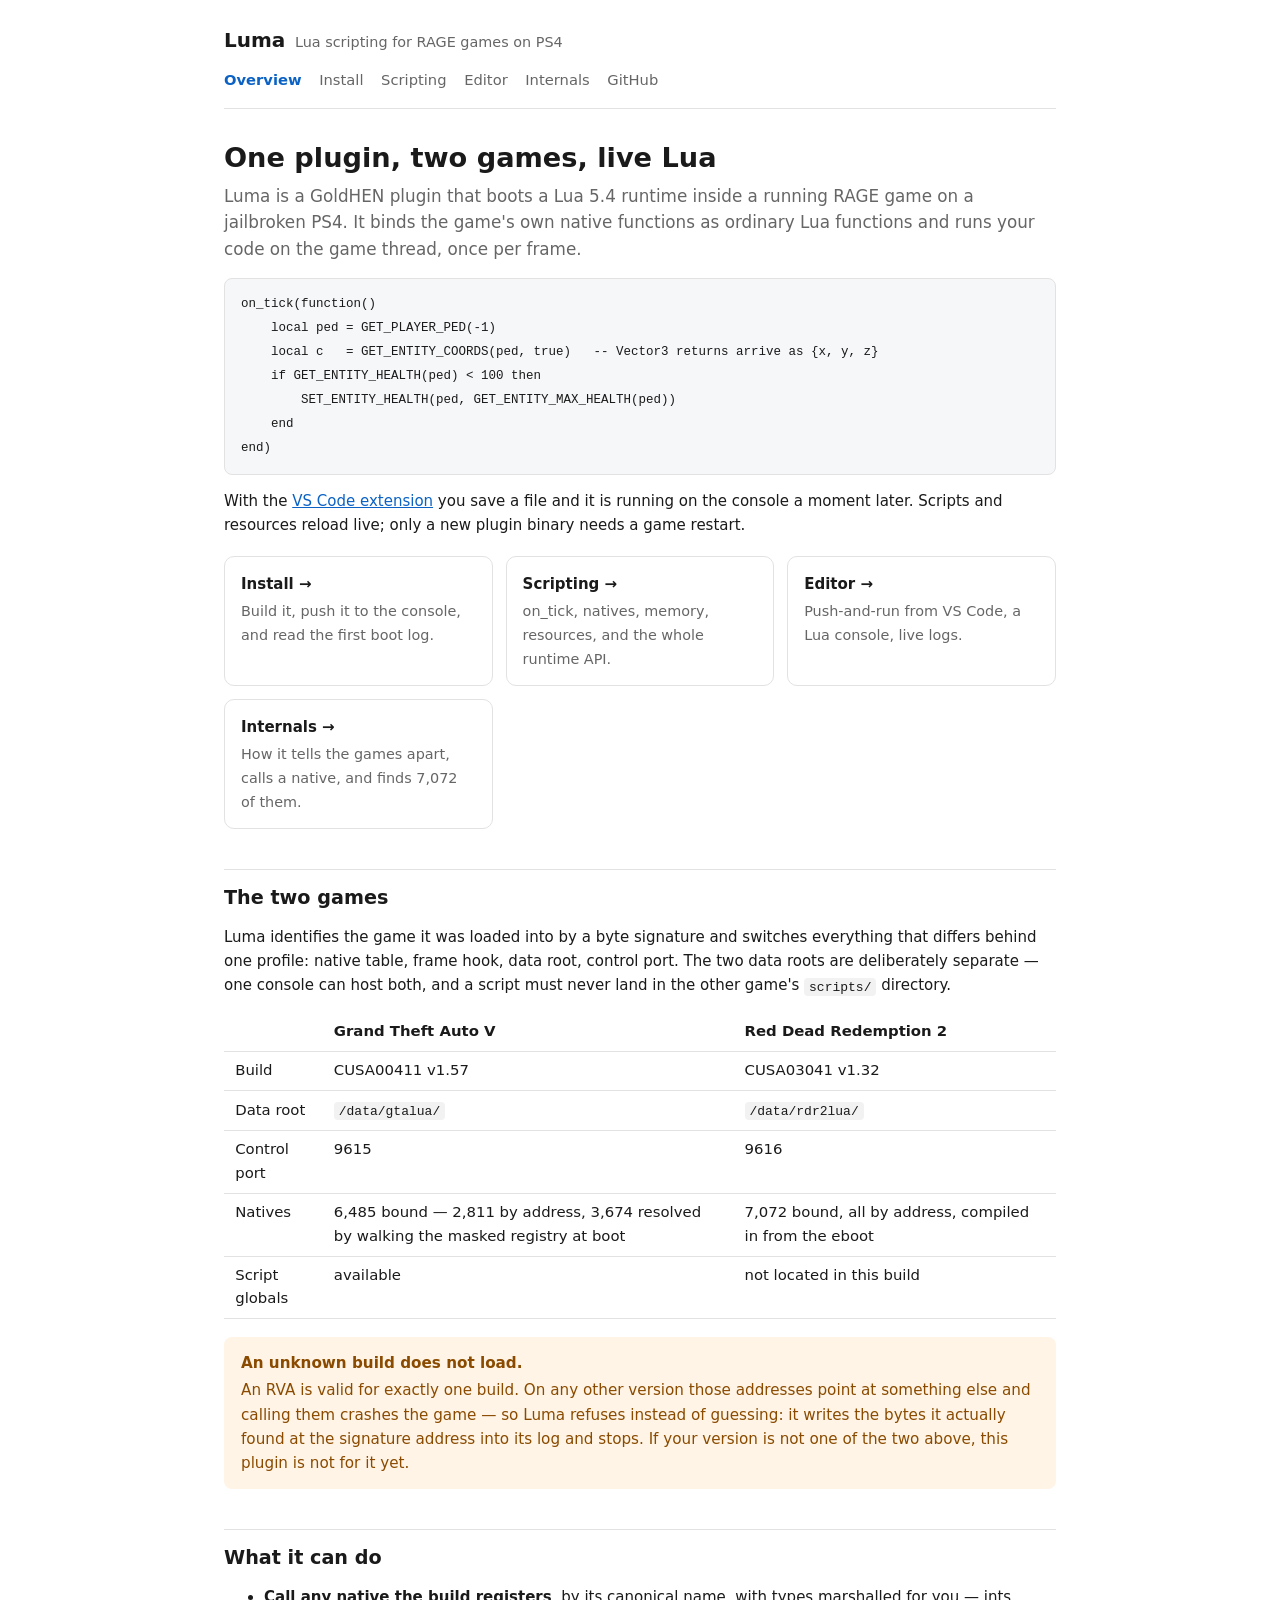
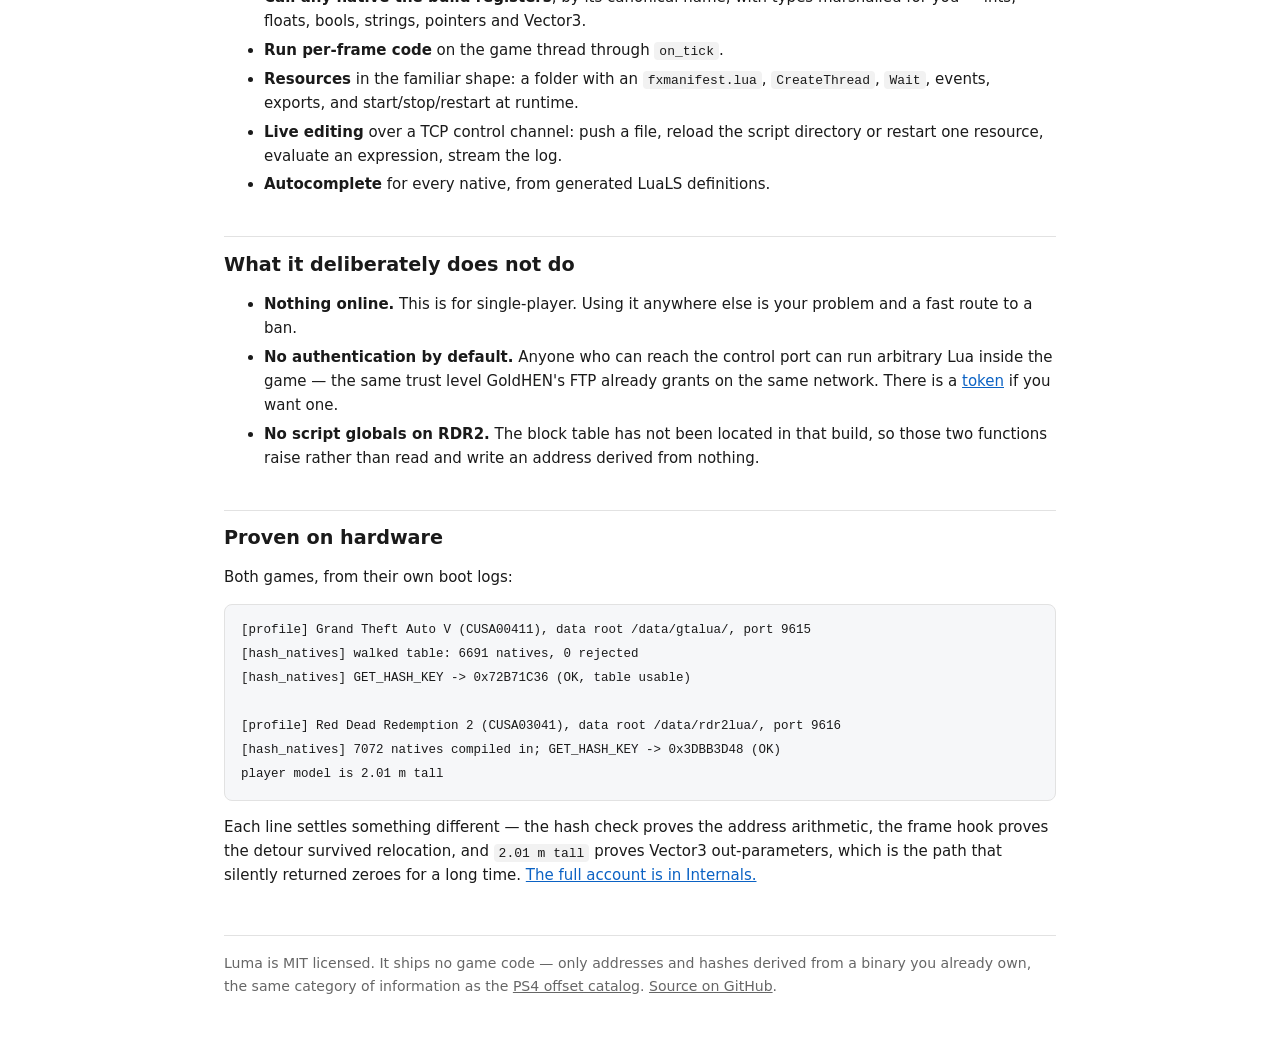
<file: docs/index.html>
<!doctype html>
<html lang="en">
<meta charset="utf-8">
<title>Luma — Lua scripting for RAGE games on PS4</title>
<meta name="viewport" content="width=device-width, initial-scale=1">
<meta name="description" content="Luma is a GoldHEN plugin that gives Grand Theft Auto V and Red Dead Redemption 2 on PS4 a Lua runtime, with live script reloading from VS Code.">
<link rel="stylesheet" href="style.css">

<header class="site">
  <div class="brand">
    <a class="name" href="index.html">Luma</a>
    <span class="tag">Lua scripting for RAGE games on PS4</span>
  </div>
  <nav class="site">
    <a href="index.html" aria-current="page">Overview</a>
    <a href="install.html">Install</a>
    <a href="scripting.html">Scripting</a>
    <a href="editor.html">Editor</a>
    <a href="internals.html">Internals</a>
    <a href="https://github.com/xeghosted/luma">GitHub</a>
  </nav>
</header>

<div class="wrap">

<h1>One plugin, two games, live Lua</h1>
<p class="lede">
  Luma is a GoldHEN plugin that boots a Lua&nbsp;5.4 runtime inside a running RAGE
  game on a jailbroken PS4. It binds the game's own native functions as ordinary Lua
  functions and runs your code on the game thread, once per frame.
</p>

<pre><code>on_tick(function()
    local ped = GET_PLAYER_PED(-1)
    local c   = GET_ENTITY_COORDS(ped, true)   -- Vector3 returns arrive as {x, y, z}
    if GET_ENTITY_HEALTH(ped) &lt; 100 then
        SET_ENTITY_HEALTH(ped, GET_ENTITY_MAX_HEALTH(ped))
    end
end)</code></pre>

<p>
  With the <a href="editor.html">VS&nbsp;Code extension</a> you save a file and it is
  running on the console a moment later. Scripts and resources reload live; only a new
  plugin binary needs a game restart.
</p>

<div class="cards">
  <a class="card" href="install.html"><b>Install →</b><span>Build it, push it to the console, and read the first boot log.</span></a>
  <a class="card" href="scripting.html"><b>Scripting →</b><span>on_tick, natives, memory, resources, and the whole runtime API.</span></a>
  <a class="card" href="editor.html"><b>Editor →</b><span>Push-and-run from VS Code, a Lua console, live logs.</span></a>
  <a class="card" href="internals.html"><b>Internals →</b><span>How it tells the games apart, calls a native, and finds 7,072 of them.</span></a>
</div>

<h2>The two games</h2>
<p>
  Luma identifies the game it was loaded into by a byte signature and switches
  everything that differs behind one profile: native table, frame hook, data root,
  control port. The two data roots are deliberately separate — one console can host
  both, and a script must never land in the other game's <code>scripts/</code>
  directory.
</p>

<table>
  <tr><th></th><th>Grand Theft Auto V</th><th>Red Dead Redemption 2</th></tr>
  <tr><td>Build</td><td>CUSA00411 v1.57</td><td>CUSA03041 v1.32</td></tr>
  <tr><td>Data root</td><td><code>/data/gtalua/</code></td><td><code>/data/rdr2lua/</code></td></tr>
  <tr><td>Control port</td><td>9615</td><td>9616</td></tr>
  <tr><td>Natives</td><td>6,485 bound &mdash; 2,811 by address, 3,674 resolved by walking the masked registry at boot</td><td>7,072 bound, all by address, compiled in from the eboot</td></tr>
  <tr><td>Script globals</td><td>available</td><td>not located in this build</td></tr>
</table>

<div class="warn">
  <strong>An unknown build does not load.</strong>
  An RVA is valid for exactly one build. On any other version those addresses point
  at something else and calling them crashes the game — so Luma refuses instead of
  guessing: it writes the bytes it actually found at the signature address into its
  log and stops. If your version is not one of the two above, this plugin is not for
  it yet.
</div>

<h2>What it can do</h2>
<ul>
  <li><b>Call any native the build registers</b>, by its canonical name, with types
      marshalled for you — ints, floats, bools, strings, pointers and Vector3.</li>
  <li><b>Run per-frame code</b> on the game thread through <code>on_tick</code>.</li>
  <li><b>Resources</b> in the familiar shape: a folder with an
      <code>fxmanifest.lua</code>, <code>CreateThread</code>, <code>Wait</code>,
      events, exports, and start/stop/restart at runtime.</li>
  <li><b>Live editing</b> over a TCP control channel: push a file, reload the script
      directory or restart one resource, evaluate an expression, stream the log.</li>
  <li><b>Autocomplete</b> for every native, from generated LuaLS definitions.</li>
</ul>

<h2>What it deliberately does not do</h2>
<ul>
  <li><b>Nothing online.</b> This is for single-player. Using it anywhere else is
      your problem and a fast route to a ban.</li>
  <li><b>No authentication by default.</b> Anyone who can reach the control port can
      run arbitrary Lua inside the game — the same trust level GoldHEN's FTP already
      grants on the same network. There is a
      <a href="internals.html#auth">token</a> if you want one.</li>
  <li><b>No script globals on RDR2.</b> The block table has not been located in that
      build, so those two functions raise rather than read and write an address
      derived from nothing.</li>
</ul>

<h2>Proven on hardware</h2>
<p>Both games, from their own boot logs:</p>
<pre><code>[profile] Grand Theft Auto V (CUSA00411), data root /data/gtalua/, port 9615
[hash_natives] walked table: 6691 natives, 0 rejected
[hash_natives] GET_HASH_KEY -&gt; 0x72B71C36 (OK, table usable)

[profile] Red Dead Redemption 2 (CUSA03041), data root /data/rdr2lua/, port 9616
[hash_natives] 7072 natives compiled in; GET_HASH_KEY -&gt; 0x3DBB3D48 (OK)
player model is 2.01 m tall</code></pre>
<p>
  Each line settles something different — the hash check proves the address
  arithmetic, the frame hook proves the detour survived relocation, and
  <code>2.01 m tall</code> proves Vector3 out-parameters, which is the path that
  silently returned zeroes for a long time.
  <a href="internals.html#evidence">The full account is in Internals.</a>
</p>

</div>

<footer class="site">
  <div class="wrap">
    Luma is MIT licensed. It ships no game code — only addresses and hashes derived
    from a binary you already own, the same category of information as the
    <a href="https://xeghosted.github.io/ps4-offsets/">PS4 offset catalog</a>.
    <a href="https://github.com/xeghosted/luma">Source on GitHub</a>.
  </div>
</footer>
</html>
</file>
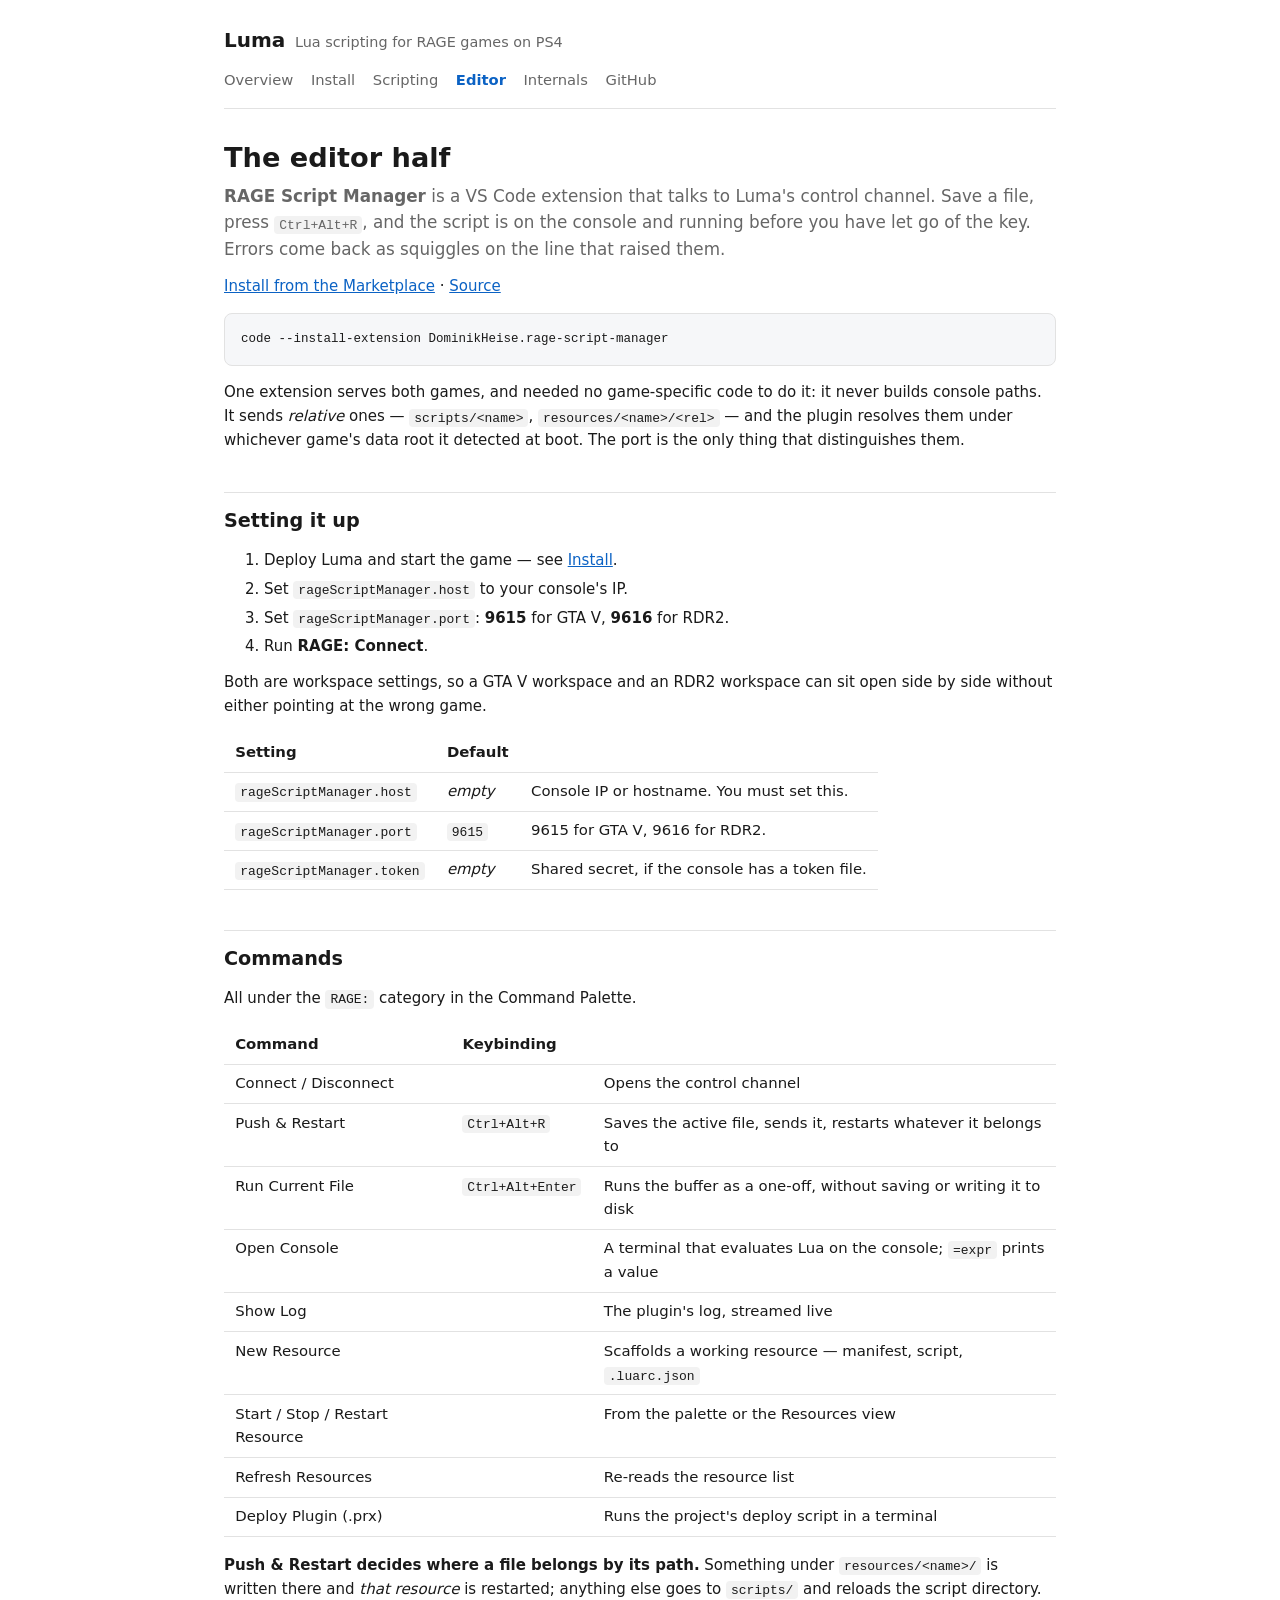
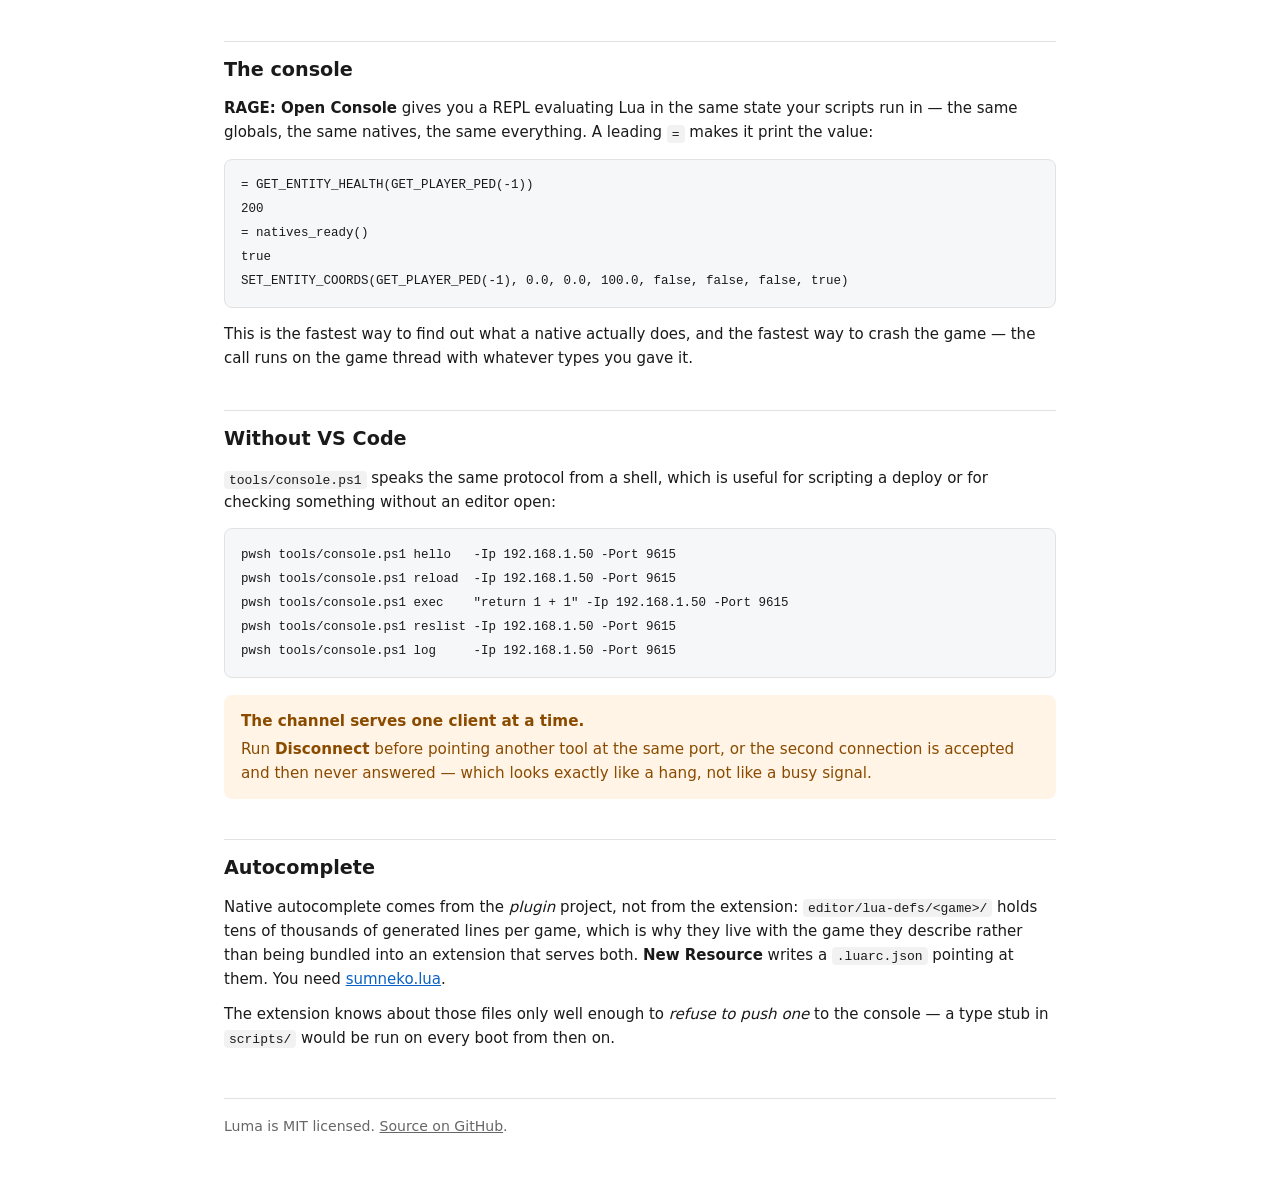
<file: docs/editor.html>
<!doctype html>
<html lang="en">
<meta charset="utf-8">
<title>Editor — Luma</title>
<meta name="viewport" content="width=device-width, initial-scale=1">
<meta name="description" content="RAGE Script Manager: the VS Code extension that pushes Lua to a running game on the PS4 and reloads it without a restart.">
<link rel="stylesheet" href="style.css">

<header class="site">
  <div class="brand">
    <a class="name" href="index.html">Luma</a>
    <span class="tag">Lua scripting for RAGE games on PS4</span>
  </div>
  <nav class="site">
    <a href="index.html">Overview</a>
    <a href="install.html">Install</a>
    <a href="scripting.html">Scripting</a>
    <a href="editor.html" aria-current="page">Editor</a>
    <a href="internals.html">Internals</a>
    <a href="https://github.com/xeghosted/luma">GitHub</a>
  </nav>
</header>

<div class="wrap">

<h1>The editor half</h1>
<p class="lede">
  <b>RAGE Script Manager</b> is a VS Code extension that talks to Luma's control
  channel. Save a file, press <code>Ctrl+Alt+R</code>, and the script is on the
  console and running before you have let go of the key. Errors come back as
  squiggles on the line that raised them.
</p>

<p>
  <a href="https://marketplace.visualstudio.com/items?itemName=DominikHeise.rage-script-manager">Install
  from the Marketplace</a> ·
  <a href="https://github.com/xeghosted/rage-script-manager">Source</a>
</p>

<pre><code>code --install-extension DominikHeise.rage-script-manager</code></pre>

<p>
  One extension serves both games, and needed no game-specific code to do it: it never
  builds console paths. It sends <em>relative</em> ones — <code>scripts/&lt;name&gt;</code>,
  <code>resources/&lt;name&gt;/&lt;rel&gt;</code> — and the plugin resolves them under
  whichever game's data root it detected at boot. The port is the only thing that
  distinguishes them.
</p>

<h2>Setting it up</h2>
<ol>
  <li>Deploy Luma and start the game — see <a href="install.html">Install</a>.</li>
  <li>Set <code>rageScriptManager.host</code> to your console's IP.</li>
  <li>Set <code>rageScriptManager.port</code>: <b>9615</b> for GTA V, <b>9616</b> for
      RDR2.</li>
  <li>Run <b>RAGE: Connect</b>.</li>
</ol>
<p>
  Both are workspace settings, so a GTA V workspace and an RDR2 workspace can sit open
  side by side without either pointing at the wrong game.
</p>

<table>
  <tr><th>Setting</th><th>Default</th><th></th></tr>
  <tr><td><code>rageScriptManager.host</code></td><td><em>empty</em></td><td>Console IP or hostname. You must set this.</td></tr>
  <tr><td><code>rageScriptManager.port</code></td><td><code>9615</code></td><td>9615 for GTA V, 9616 for RDR2.</td></tr>
  <tr><td><code>rageScriptManager.token</code></td><td><em>empty</em></td><td>Shared secret, if the console has a token file.</td></tr>
</table>

<h2>Commands</h2>
<p>All under the <code>RAGE:</code> category in the Command Palette.</p>
<table>
  <tr><th>Command</th><th>Keybinding</th><th></th></tr>
  <tr><td>Connect / Disconnect</td><td></td><td>Opens the control channel</td></tr>
  <tr><td>Push &amp; Restart</td><td><code>Ctrl+Alt+R</code></td><td>Saves the active file, sends it, restarts whatever it belongs to</td></tr>
  <tr><td>Run Current File</td><td><code>Ctrl+Alt+Enter</code></td><td>Runs the buffer as a one-off, without saving or writing it to disk</td></tr>
  <tr><td>Open Console</td><td></td><td>A terminal that evaluates Lua on the console; <code>=expr</code> prints a value</td></tr>
  <tr><td>Show Log</td><td></td><td>The plugin's log, streamed live</td></tr>
  <tr><td>New Resource</td><td></td><td>Scaffolds a working resource — manifest, script, <code>.luarc.json</code></td></tr>
  <tr><td>Start / Stop / Restart Resource</td><td></td><td>From the palette or the Resources view</td></tr>
  <tr><td>Refresh Resources</td><td></td><td>Re-reads the resource list</td></tr>
  <tr><td>Deploy Plugin (.prx)</td><td></td><td>Runs the project's deploy script in a terminal</td></tr>
</table>

<p>
  <b>Push &amp; Restart decides where a file belongs by its path.</b> Something under
  <code>resources/&lt;name&gt;/</code> is written there and <em>that resource</em> is
  restarted; anything else goes to <code>scripts/</code> and reloads the script
  directory.
</p>

<h2>The console</h2>
<p>
  <b>RAGE: Open Console</b> gives you a REPL evaluating Lua in the same state your
  scripts run in — the same globals, the same natives, the same everything. A leading
  <code>=</code> makes it print the value:
</p>
<pre><code>= GET_ENTITY_HEALTH(GET_PLAYER_PED(-1))
200
= natives_ready()
true
SET_ENTITY_COORDS(GET_PLAYER_PED(-1), 0.0, 0.0, 100.0, false, false, false, true)</code></pre>
<p>
  This is the fastest way to find out what a native actually does, and the fastest way
  to crash the game — the call runs on the game thread with whatever types you gave it.
</p>

<h2>Without VS Code</h2>
<p>
  <code>tools/console.ps1</code> speaks the same protocol from a shell, which is
  useful for scripting a deploy or for checking something without an editor open:
</p>
<pre><code>pwsh tools/console.ps1 hello   -Ip 192.168.1.50 -Port 9615
pwsh tools/console.ps1 reload  -Ip 192.168.1.50 -Port 9615
pwsh tools/console.ps1 exec    "return 1 + 1" -Ip 192.168.1.50 -Port 9615
pwsh tools/console.ps1 reslist -Ip 192.168.1.50 -Port 9615
pwsh tools/console.ps1 log     -Ip 192.168.1.50 -Port 9615</code></pre>

<div class="warn">
  <strong>The channel serves one client at a time.</strong>
  Run <b>Disconnect</b> before pointing another tool at the same port, or the second
  connection is accepted and then never answered — which looks exactly like a hang,
  not like a busy signal.
</div>

<h2>Autocomplete</h2>
<p>
  Native autocomplete comes from the <em>plugin</em> project, not from the extension:
  <code>editor/lua-defs/&lt;game&gt;/</code> holds tens of thousands of generated lines
  per game, which is why they live with the game they describe rather than being
  bundled into an extension that serves both. <b>New Resource</b> writes a
  <code>.luarc.json</code> pointing at them. You need
  <a href="https://marketplace.visualstudio.com/items?itemName=sumneko.lua">sumneko.lua</a>.
</p>
<p>
  The extension knows about those files only well enough to <em>refuse to push one</em>
  to the console — a type stub in <code>scripts/</code> would be run on every boot from
  then on.
</p>

</div>

<footer class="site">
  <div class="wrap">
    Luma is MIT licensed.
    <a href="https://github.com/xeghosted/luma">Source on GitHub</a>.
  </div>
</footer>
</html>
</file>
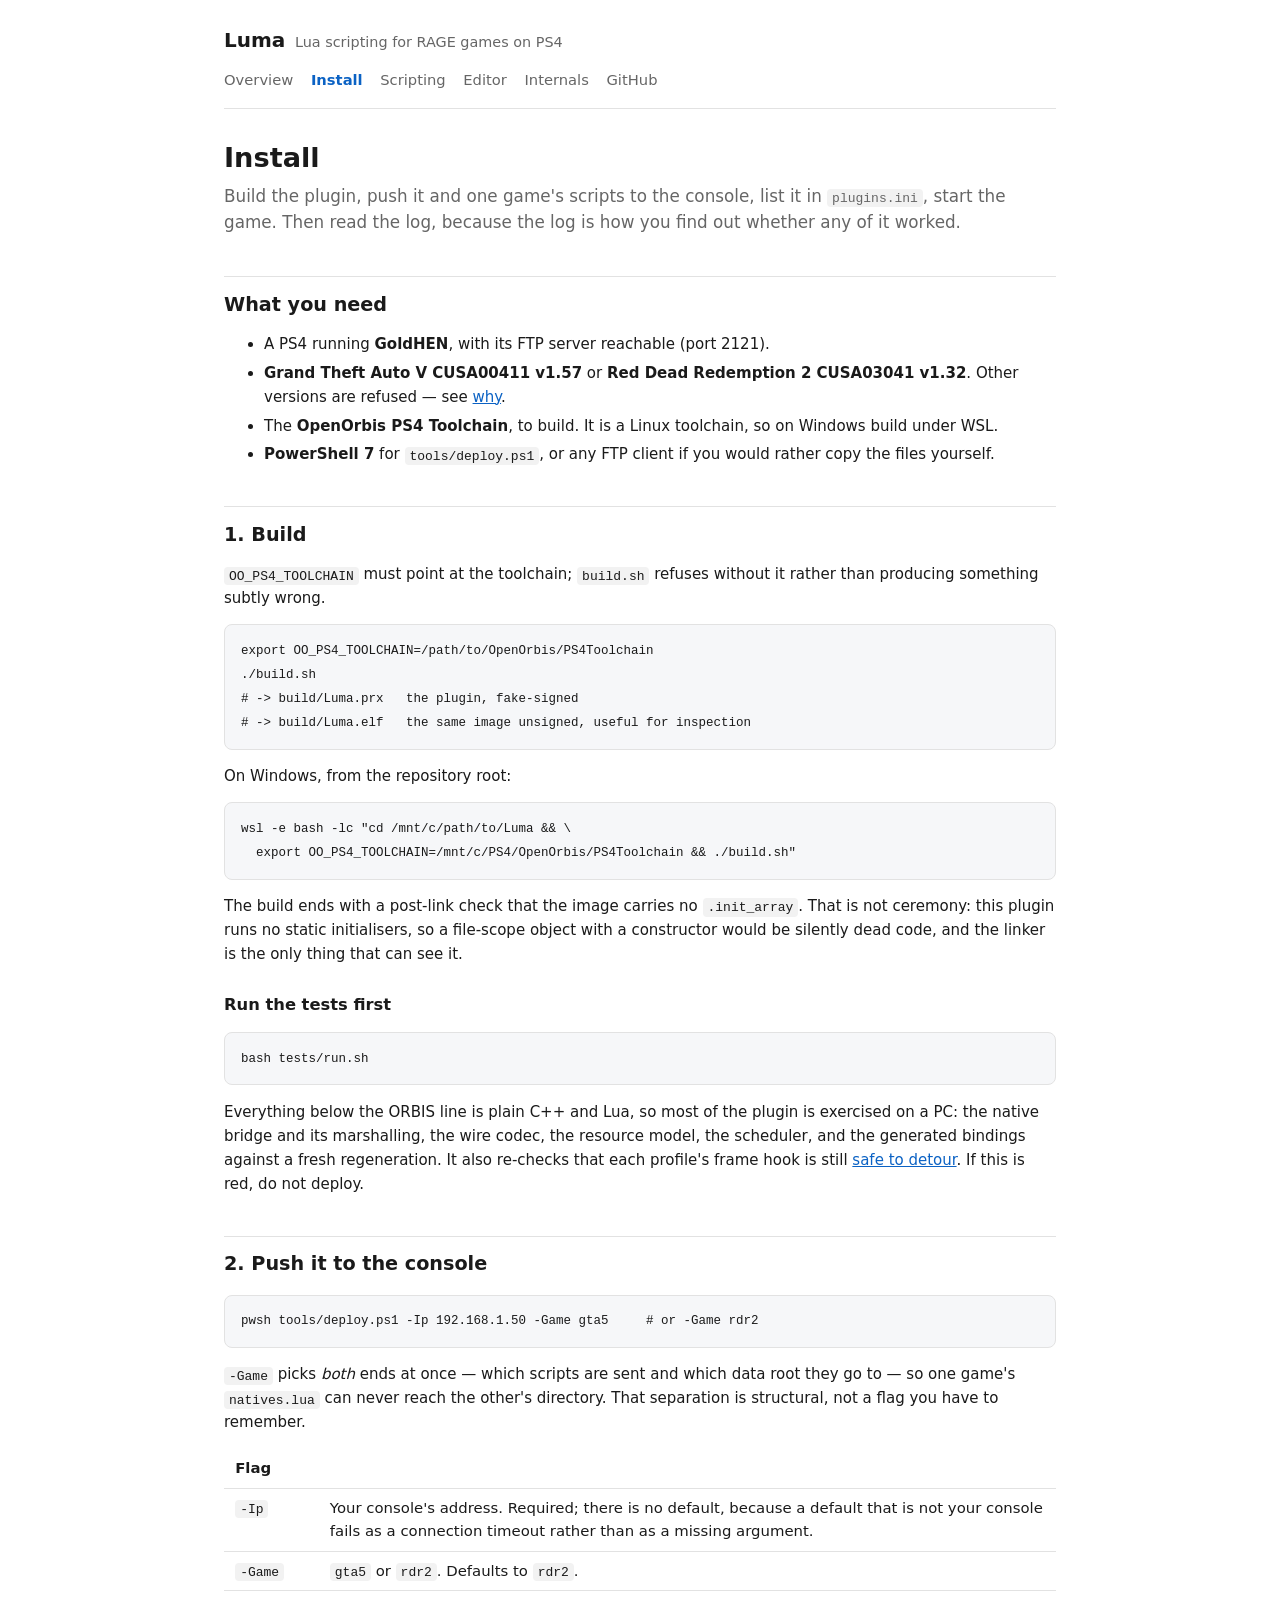
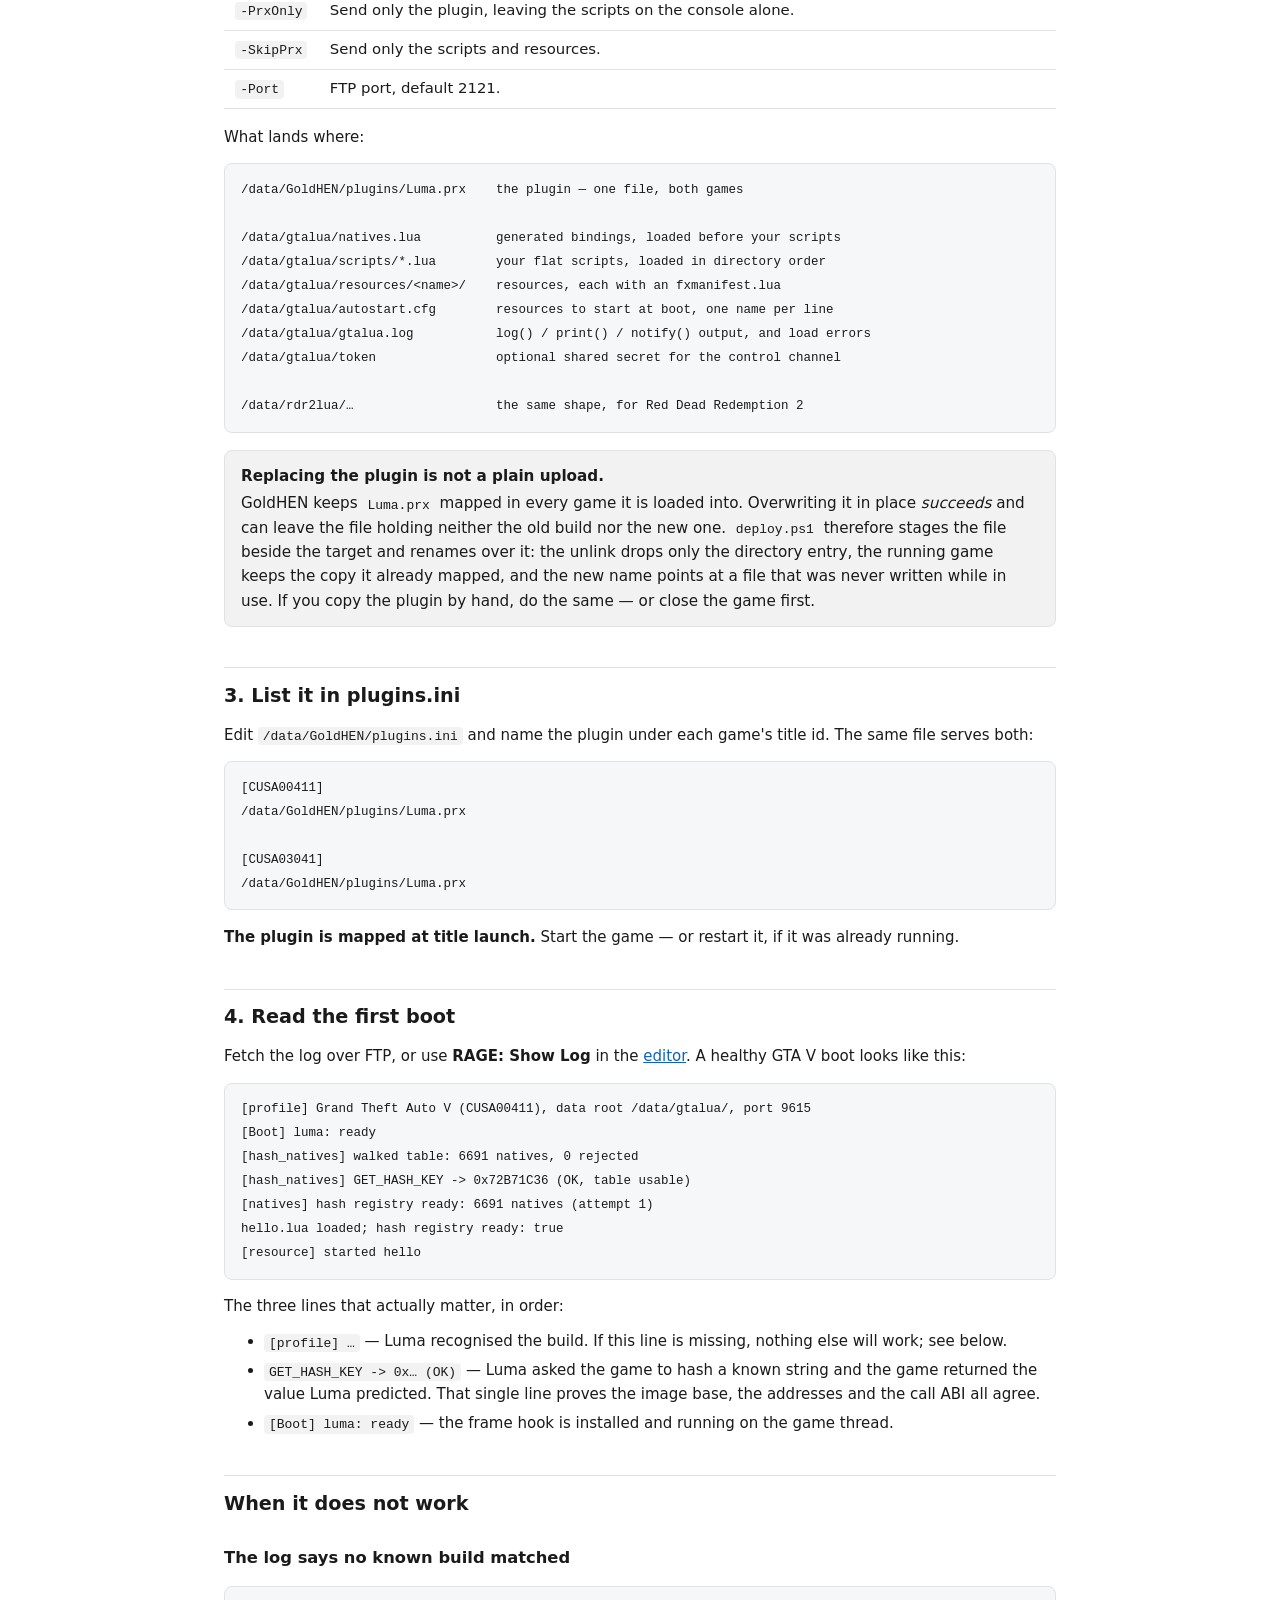
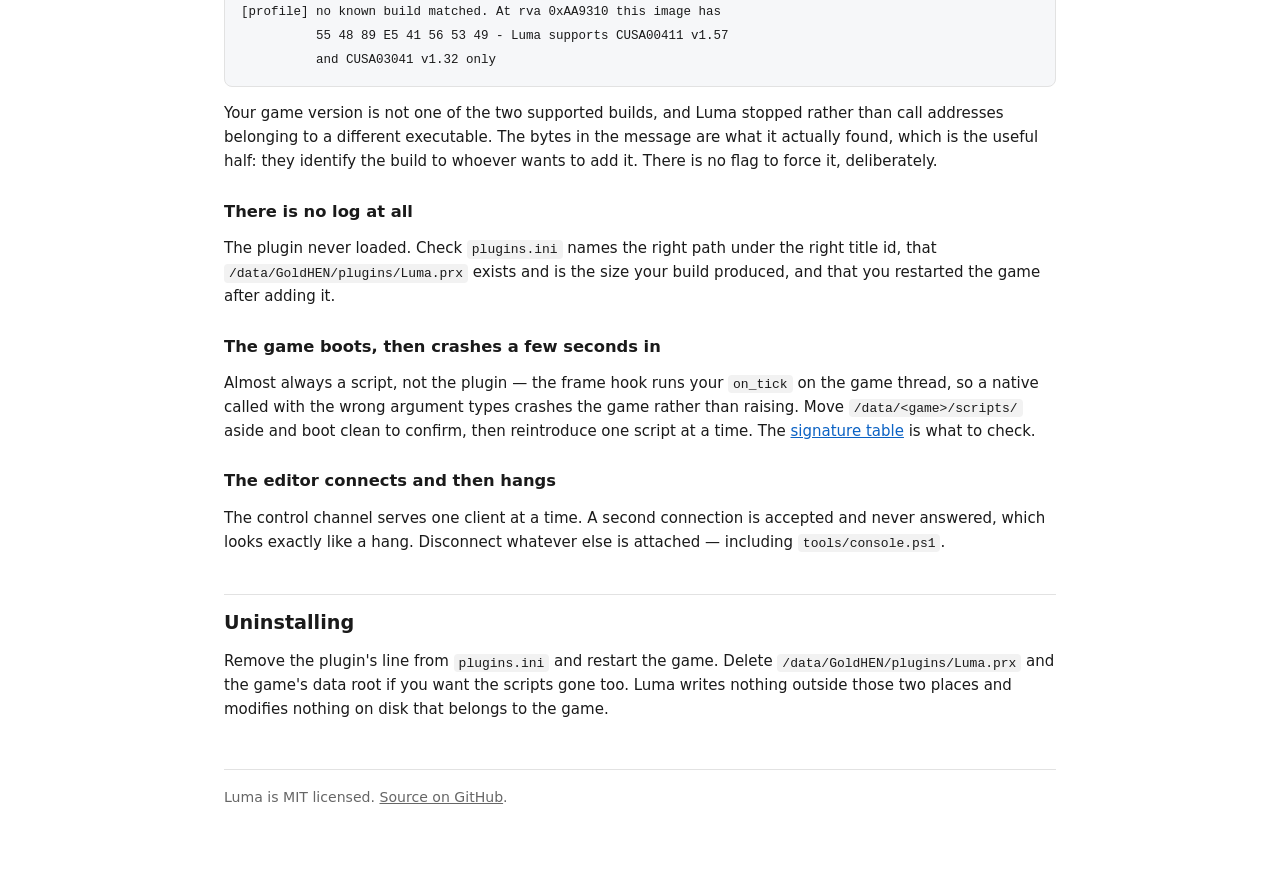
<file: docs/install.html>
<!doctype html>
<html lang="en">
<meta charset="utf-8">
<title>Install — Luma</title>
<meta name="viewport" content="width=device-width, initial-scale=1">
<meta name="description" content="Build Luma with the OpenOrbis toolchain, push it to a jailbroken PS4 over GoldHEN's FTP, and read the first boot log.">
<link rel="stylesheet" href="style.css">

<header class="site">
  <div class="brand">
    <a class="name" href="index.html">Luma</a>
    <span class="tag">Lua scripting for RAGE games on PS4</span>
  </div>
  <nav class="site">
    <a href="index.html">Overview</a>
    <a href="install.html" aria-current="page">Install</a>
    <a href="scripting.html">Scripting</a>
    <a href="editor.html">Editor</a>
    <a href="internals.html">Internals</a>
    <a href="https://github.com/xeghosted/luma">GitHub</a>
  </nav>
</header>

<div class="wrap">

<h1>Install</h1>
<p class="lede">
  Build the plugin, push it and one game's scripts to the console, list it in
  <code>plugins.ini</code>, start the game. Then read the log, because the log is how
  you find out whether any of it worked.
</p>

<h2>What you need</h2>
<ul>
  <li>A PS4 running <b>GoldHEN</b>, with its FTP server reachable (port 2121).</li>
  <li><b>Grand Theft Auto V CUSA00411 v1.57</b> or <b>Red Dead Redemption 2
      CUSA03041 v1.32</b>. Other versions are refused — see
      <a href="internals.html#profiles">why</a>.</li>
  <li>The <b>OpenOrbis PS4 Toolchain</b>, to build. It is a Linux toolchain, so on
      Windows build under WSL.</li>
  <li><b>PowerShell 7</b> for <code>tools/deploy.ps1</code>, or any FTP client if you
      would rather copy the files yourself.</li>
</ul>

<h2>1. Build</h2>
<p>
  <code>OO_PS4_TOOLCHAIN</code> must point at the toolchain; <code>build.sh</code>
  refuses without it rather than producing something subtly wrong.
</p>
<pre><code>export OO_PS4_TOOLCHAIN=/path/to/OpenOrbis/PS4Toolchain
./build.sh
# -&gt; build/Luma.prx   the plugin, fake-signed
# -&gt; build/Luma.elf   the same image unsigned, useful for inspection</code></pre>

<p>On Windows, from the repository root:</p>
<pre><code>wsl -e bash -lc "cd /mnt/c/path/to/Luma &amp;&amp; \
  export OO_PS4_TOOLCHAIN=/mnt/c/PS4/OpenOrbis/PS4Toolchain &amp;&amp; ./build.sh"</code></pre>

<p>
  The build ends with a post-link check that the image carries no
  <code>.init_array</code>. That is not ceremony: this plugin runs no static
  initialisers, so a file-scope object with a constructor would be silently dead
  code, and the linker is the only thing that can see it.
</p>

<h3>Run the tests first</h3>
<pre><code>bash tests/run.sh</code></pre>
<p>
  Everything below the ORBIS line is plain C++ and Lua, so most of the plugin is
  exercised on a PC: the native bridge and its marshalling, the wire codec, the
  resource model, the scheduler, and the generated bindings against a fresh
  regeneration. It also re-checks that each profile's frame hook is still
  <a href="internals.html#detour">safe to detour</a>. If this is red, do not deploy.
</p>

<h2>2. Push it to the console</h2>
<pre><code>pwsh tools/deploy.ps1 -Ip 192.168.1.50 -Game gta5     # or -Game rdr2</code></pre>

<p>
  <code>-Game</code> picks <em>both</em> ends at once — which scripts are sent and
  which data root they go to — so one game's <code>natives.lua</code> can never reach
  the other's directory. That separation is structural, not a flag you have to
  remember.
</p>

<table>
  <tr><th>Flag</th><th></th></tr>
  <tr><td><code>-Ip</code></td><td>Your console's address. Required; there is no default, because a default that is not your console fails as a connection timeout rather than as a missing argument.</td></tr>
  <tr><td><code>-Game</code></td><td><code>gta5</code> or <code>rdr2</code>. Defaults to <code>rdr2</code>.</td></tr>
  <tr><td><code>-PrxOnly</code></td><td>Send only the plugin, leaving the scripts on the console alone.</td></tr>
  <tr><td><code>-SkipPrx</code></td><td>Send only the scripts and resources.</td></tr>
  <tr><td><code>-Port</code></td><td>FTP port, default 2121.</td></tr>
</table>

<p>What lands where:</p>
<pre><code>/data/GoldHEN/plugins/Luma.prx    the plugin — one file, both games

/data/gtalua/natives.lua          generated bindings, loaded before your scripts
/data/gtalua/scripts/*.lua        your flat scripts, loaded in directory order
/data/gtalua/resources/&lt;name&gt;/    resources, each with an fxmanifest.lua
/data/gtalua/autostart.cfg        resources to start at boot, one name per line
/data/gtalua/gtalua.log           log() / print() / notify() output, and load errors
/data/gtalua/token                optional shared secret for the control channel

/data/rdr2lua/…                   the same shape, for Red Dead Redemption 2</code></pre>

<div class="note">
  <strong>Replacing the plugin is not a plain upload.</strong>
  GoldHEN keeps <code>Luma.prx</code> mapped in every game it is loaded into.
  Overwriting it in place <em>succeeds</em> and can leave the file holding neither
  the old build nor the new one. <code>deploy.ps1</code> therefore stages the file
  beside the target and renames over it: the unlink drops only the directory entry,
  the running game keeps the copy it already mapped, and the new name points at a
  file that was never written while in use. If you copy the plugin by hand, do the
  same — or close the game first.
</div>

<h2>3. List it in plugins.ini</h2>
<p>
  Edit <code>/data/GoldHEN/plugins.ini</code> and name the plugin under each game's
  title id. The same file serves both:
</p>
<pre><code>[CUSA00411]
/data/GoldHEN/plugins/Luma.prx

[CUSA03041]
/data/GoldHEN/plugins/Luma.prx</code></pre>

<p><b>The plugin is mapped at title launch.</b> Start the game — or restart it, if it
was already running.</p>

<h2>4. Read the first boot</h2>
<p>
  Fetch the log over FTP, or use <b>RAGE: Show Log</b> in the
  <a href="editor.html">editor</a>. A healthy GTA V boot looks like this:
</p>
<pre><code>[profile] Grand Theft Auto V (CUSA00411), data root /data/gtalua/, port 9615
[Boot] luma: ready
[hash_natives] walked table: 6691 natives, 0 rejected
[hash_natives] GET_HASH_KEY -&gt; 0x72B71C36 (OK, table usable)
[natives] hash registry ready: 6691 natives (attempt 1)
hello.lua loaded; hash registry ready: true
[resource] started hello</code></pre>

<p>The three lines that actually matter, in order:</p>
<ul>
  <li><b><code>[profile] …</code></b> — Luma recognised the build. If this line is
      missing, nothing else will work; see below.</li>
  <li><b><code>GET_HASH_KEY -&gt; 0x…&nbsp;(OK)</code></b> — Luma asked the game to
      hash a known string and the game returned the value Luma predicted. That single
      line proves the image base, the addresses and the call ABI all agree.</li>
  <li><b><code>[Boot] luma: ready</code></b> — the frame hook is installed and
      running on the game thread.</li>
</ul>

<h2>When it does not work</h2>

<h3>The log says no known build matched</h3>
<pre><code>[profile] no known build matched. At rva 0xAA9310 this image has
          55 48 89 E5 41 56 53 49 - Luma supports CUSA00411 v1.57
          and CUSA03041 v1.32 only</code></pre>
<p>
  Your game version is not one of the two supported builds, and Luma stopped rather
  than call addresses belonging to a different executable. The bytes in the message
  are what it actually found, which is the useful half: they identify the build to
  whoever wants to add it. There is no flag to force it, deliberately.
</p>

<h3>There is no log at all</h3>
<p>
  The plugin never loaded. Check <code>plugins.ini</code> names the right path under
  the right title id, that <code>/data/GoldHEN/plugins/Luma.prx</code> exists and is
  the size your build produced, and that you restarted the game after adding it.
</p>

<h3>The game boots, then crashes a few seconds in</h3>
<p>
  Almost always a script, not the plugin — the frame hook runs your
  <code>on_tick</code> on the game thread, so a native called with the wrong argument
  types crashes the game rather than raising. Move
  <code>/data/&lt;game&gt;/scripts/</code> aside and boot clean to confirm, then
  reintroduce one script at a time. The
  <a href="scripting.html#natives">signature table</a> is what to check.
</p>

<h3>The editor connects and then hangs</h3>
<p>
  The control channel serves one client at a time. A second connection is accepted
  and never answered, which looks exactly like a hang. Disconnect whatever else is
  attached — including <code>tools/console.ps1</code>.
</p>

<h2>Uninstalling</h2>
<p>
  Remove the plugin's line from <code>plugins.ini</code> and restart the game. Delete
  <code>/data/GoldHEN/plugins/Luma.prx</code> and the game's data root if you want the
  scripts gone too. Luma writes nothing outside those two places and modifies nothing
  on disk that belongs to the game.
</p>

</div>

<footer class="site">
  <div class="wrap">
    Luma is MIT licensed.
    <a href="https://github.com/xeghosted/luma">Source on GitHub</a>.
  </div>
</footer>
</html>
</file>
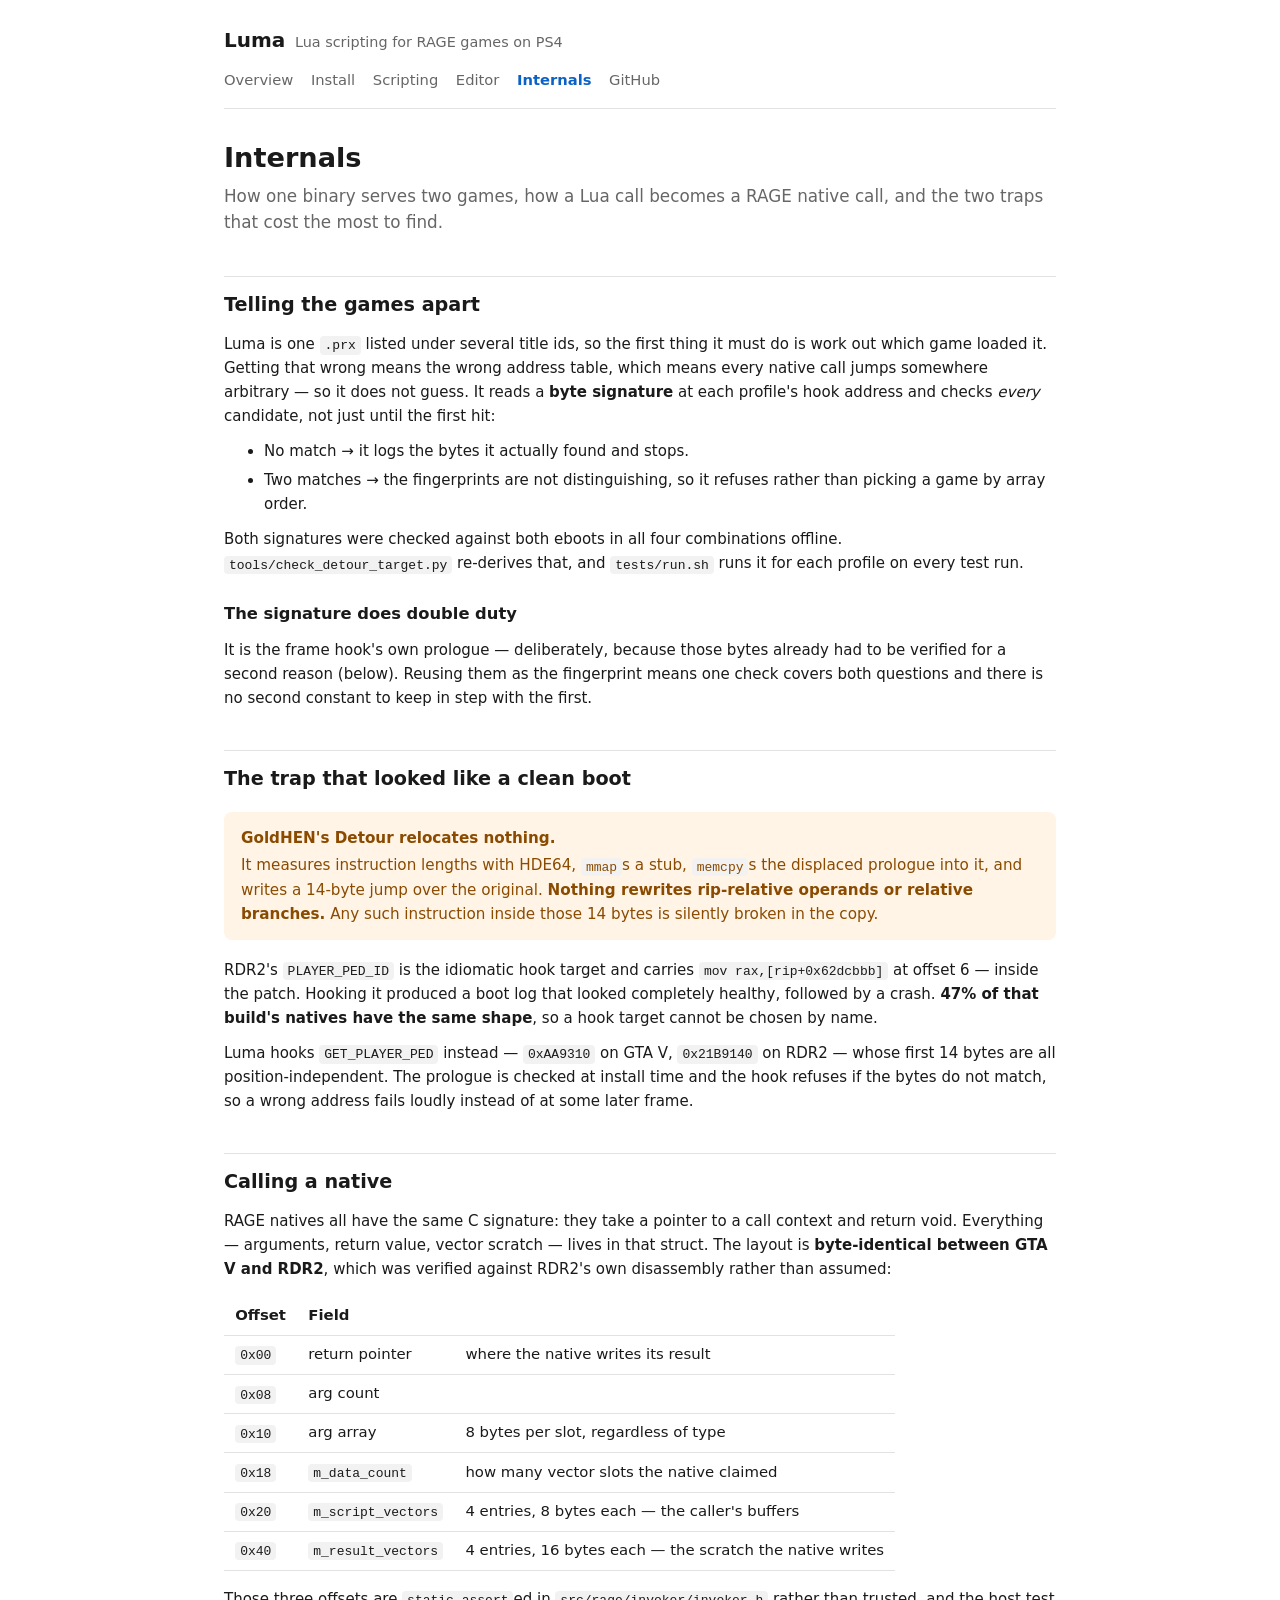
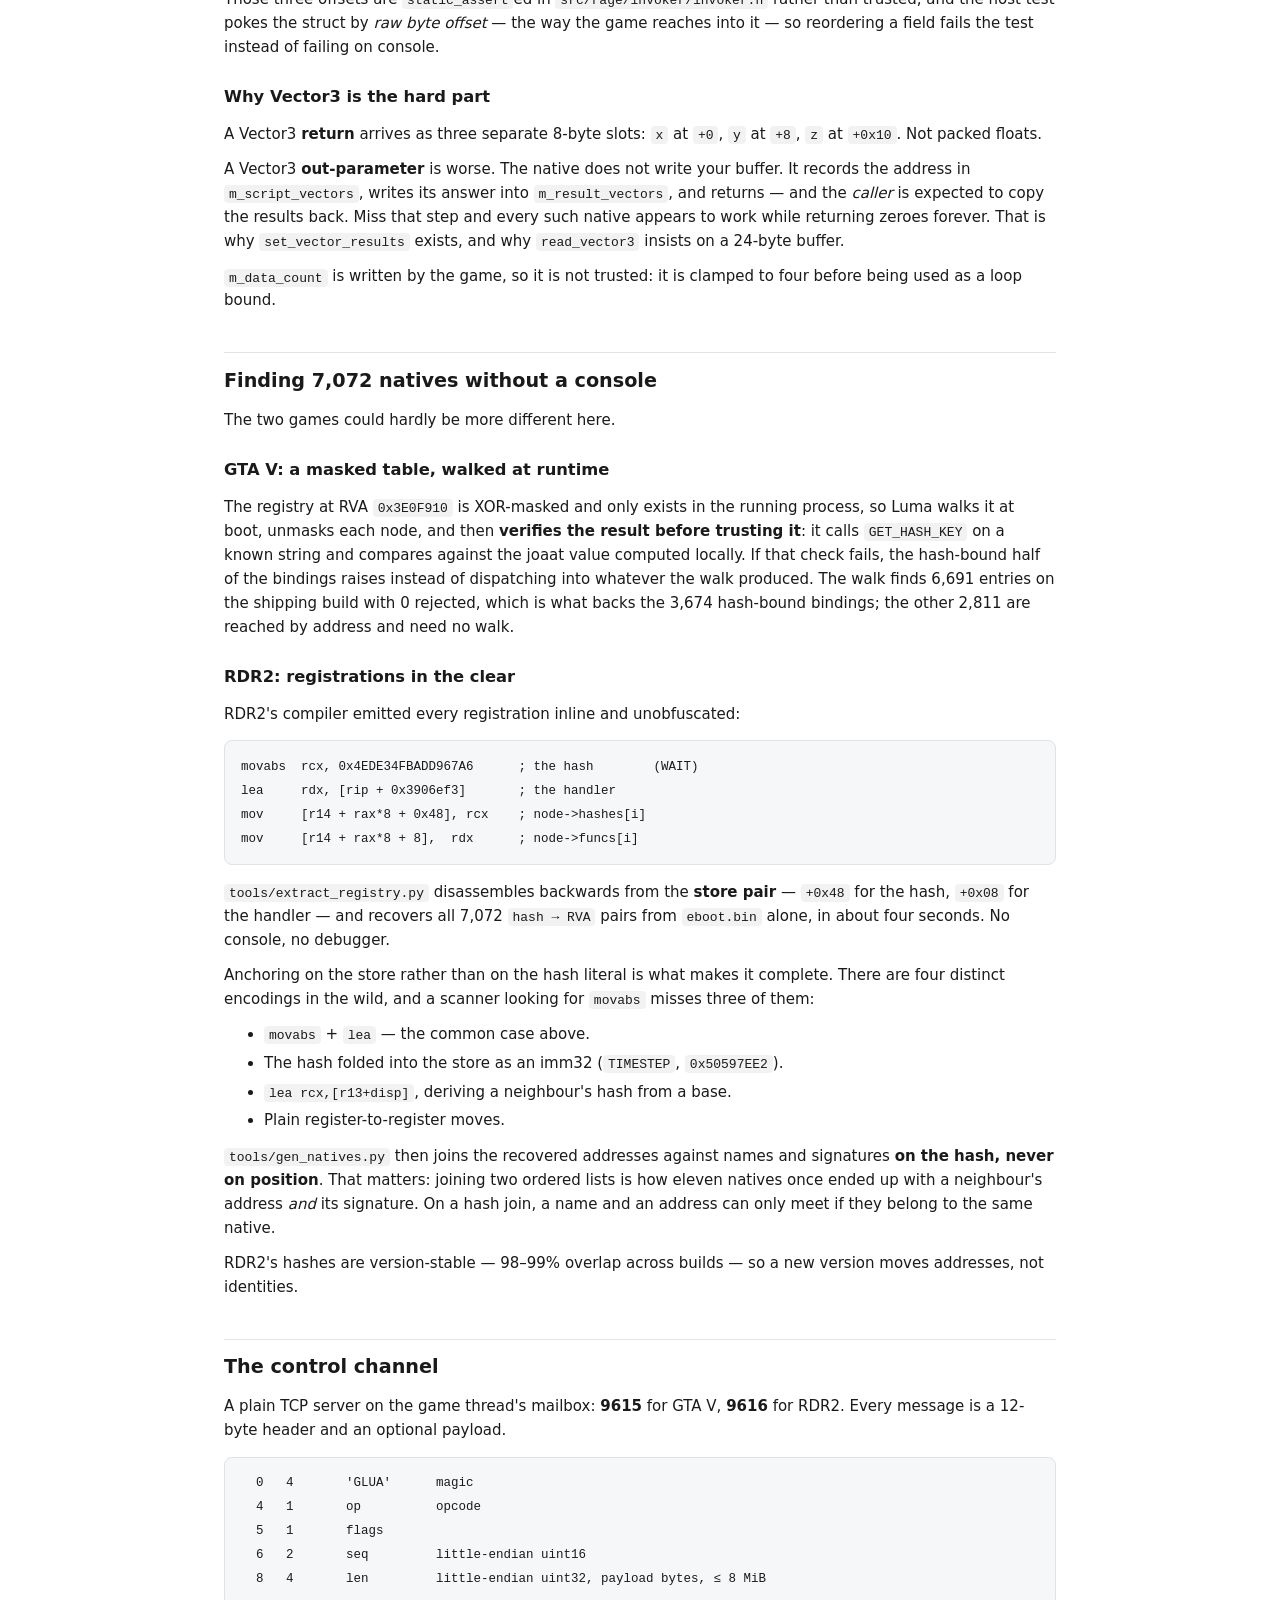
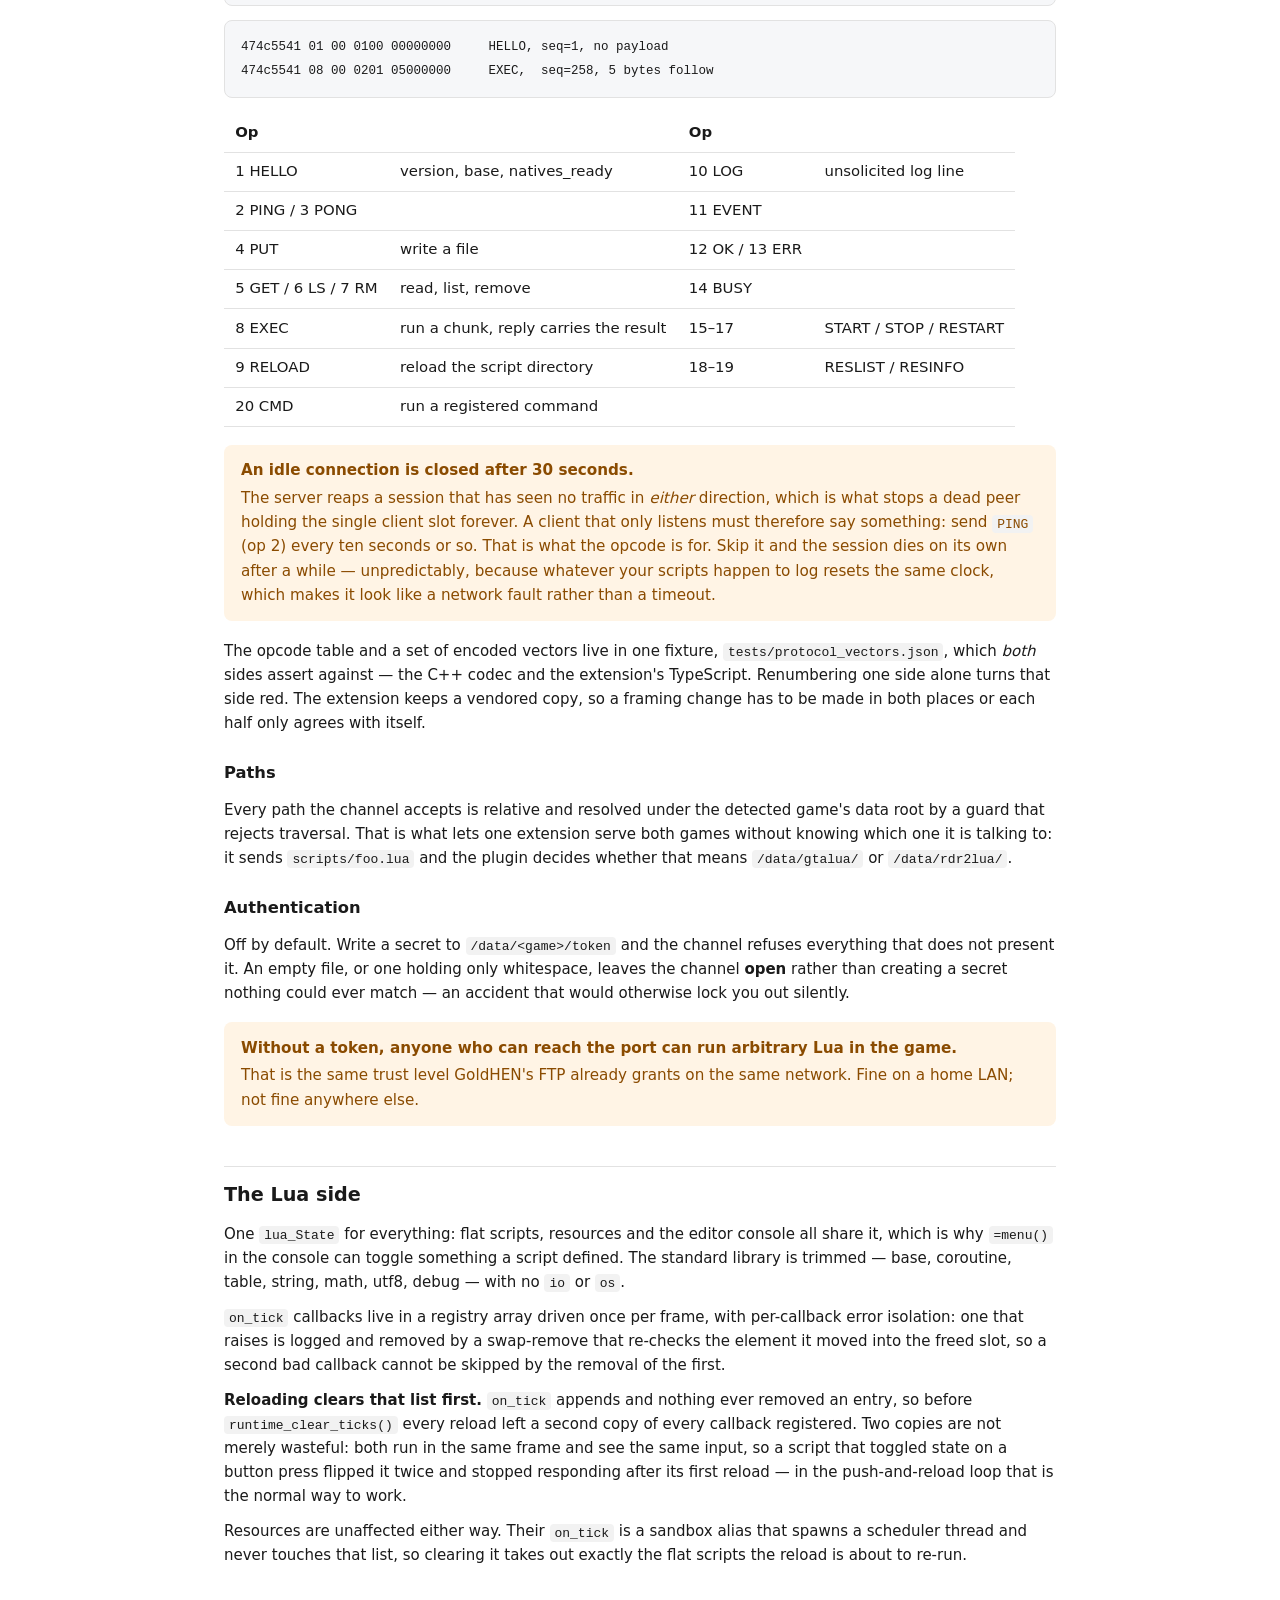
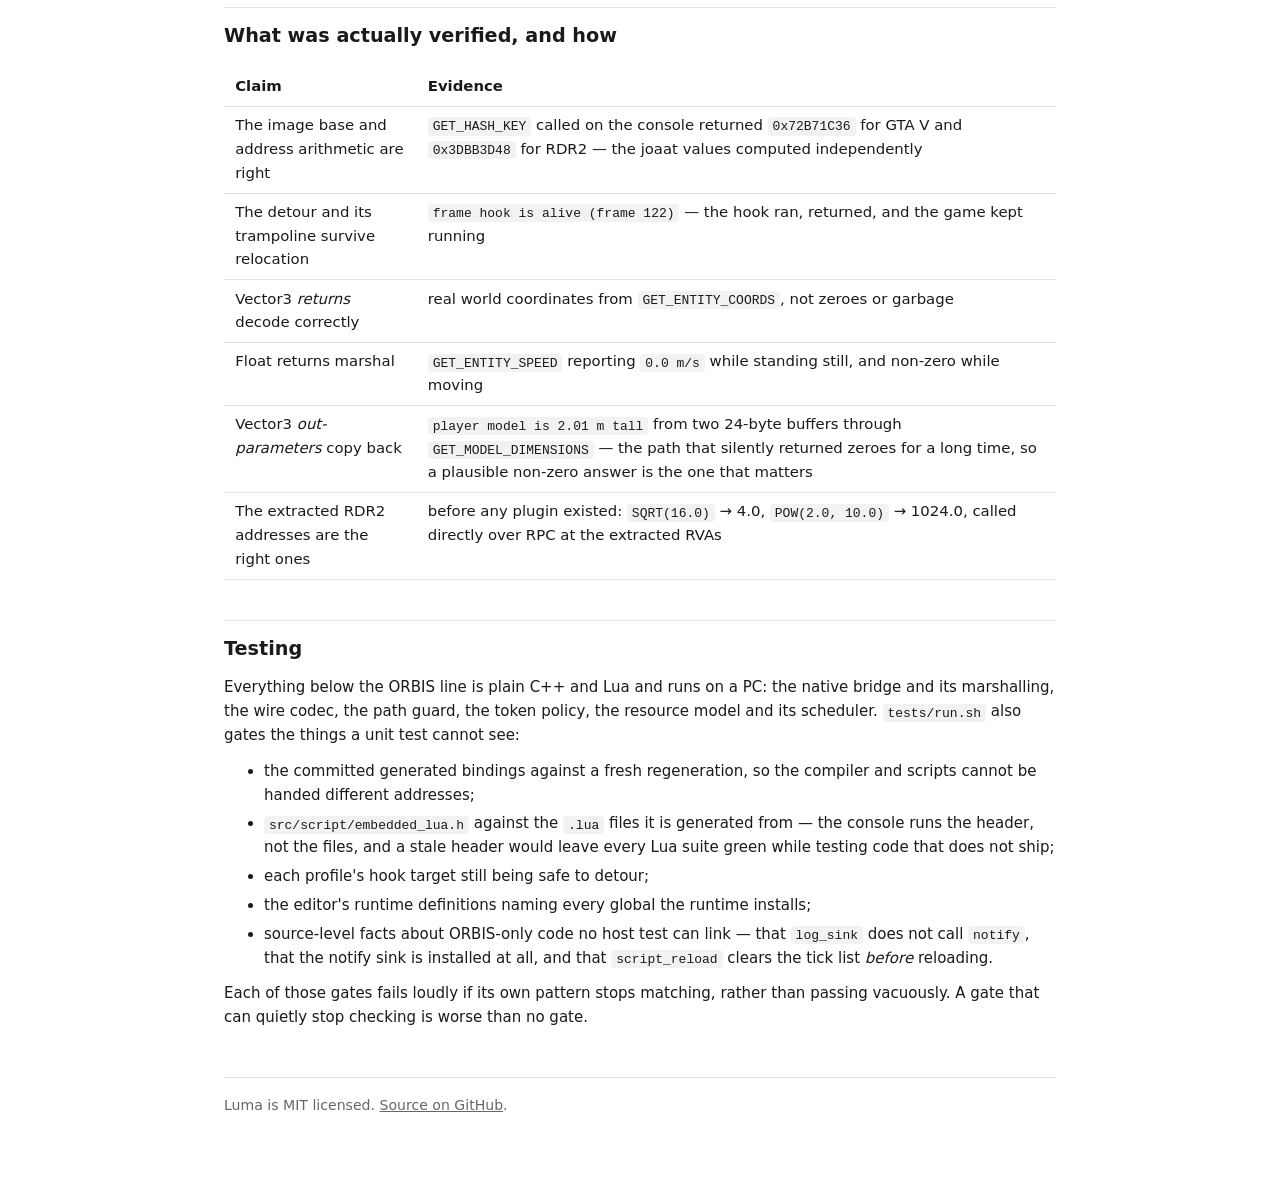
<file: docs/internals.html>
<!doctype html>
<html lang="en">
<meta charset="utf-8">
<title>Internals — Luma</title>
<meta name="viewport" content="width=device-width, initial-scale=1">
<meta name="description" content="How Luma tells the two games apart, calls a RAGE native, resolves 7,072 of them, and speaks to the editor.">
<link rel="stylesheet" href="style.css">

<header class="site">
  <div class="brand">
    <a class="name" href="index.html">Luma</a>
    <span class="tag">Lua scripting for RAGE games on PS4</span>
  </div>
  <nav class="site">
    <a href="index.html">Overview</a>
    <a href="install.html">Install</a>
    <a href="scripting.html">Scripting</a>
    <a href="editor.html">Editor</a>
    <a href="internals.html" aria-current="page">Internals</a>
    <a href="https://github.com/xeghosted/luma">GitHub</a>
  </nav>
</header>

<div class="wrap">

<h1>Internals</h1>
<p class="lede">
  How one binary serves two games, how a Lua call becomes a RAGE native call, and the
  two traps that cost the most to find.
</p>

<h2 id="profiles">Telling the games apart</h2>
<p>
  Luma is one <code>.prx</code> listed under several title ids, so the first thing it
  must do is work out which game loaded it. Getting that wrong means the wrong address
  table, which means every native call jumps somewhere arbitrary — so it does not
  guess. It reads a <b>byte signature</b> at each profile's hook address and checks
  <em>every</em> candidate, not just until the first hit:
</p>
<ul>
  <li>No match → it logs the bytes it actually found and stops.</li>
  <li>Two matches → the fingerprints are not distinguishing, so it refuses rather than
      picking a game by array order.</li>
</ul>
<p>
  Both signatures were checked against both eboots in all four combinations offline.
  <code>tools/check_detour_target.py</code> re-derives that, and
  <code>tests/run.sh</code> runs it for each profile on every test run.
</p>

<h3>The signature does double duty</h3>
<p>
  It is the frame hook's own prologue — deliberately, because those bytes already had
  to be verified for a second reason (below). Reusing them as the fingerprint means one
  check covers both questions and there is no second constant to keep in step with the
  first.
</p>

<h2 id="detour">The trap that looked like a clean boot</h2>
<div class="warn">
  <strong>GoldHEN's Detour relocates nothing.</strong>
  It measures instruction lengths with HDE64, <code>mmap</code>s a stub,
  <code>memcpy</code>s the displaced prologue into it, and writes a 14-byte jump over
  the original. <b>Nothing rewrites rip-relative operands or relative branches.</b> Any
  such instruction inside those 14 bytes is silently broken in the copy.
</div>
<p>
  RDR2's <code>PLAYER_PED_ID</code> is the idiomatic hook target and carries
  <code>mov rax,[rip+0x62dcbbb]</code> at offset 6 — inside the patch. Hooking it
  produced a boot log that looked completely healthy, followed by a crash.
  <b>47% of that build's natives have the same shape</b>, so a hook target cannot be
  chosen by name.
</p>
<p>
  Luma hooks <code>GET_PLAYER_PED</code> instead — <code>0xAA9310</code> on GTA V,
  <code>0x21B9140</code> on RDR2 — whose first 14 bytes are all position-independent.
  The prologue is checked at install time and the hook refuses if the bytes do not
  match, so a wrong address fails loudly instead of at some later frame.
</p>

<h2>Calling a native</h2>
<p>
  RAGE natives all have the same C signature: they take a pointer to a call context and
  return void. Everything — arguments, return value, vector scratch — lives in that
  struct. The layout is <b>byte-identical between GTA V and RDR2</b>, which was
  verified against RDR2's own disassembly rather than assumed:
</p>
<table>
  <tr><th>Offset</th><th>Field</th><th></th></tr>
  <tr><td><code>0x00</code></td><td>return pointer</td><td>where the native writes its result</td></tr>
  <tr><td><code>0x08</code></td><td>arg count</td><td></td></tr>
  <tr><td><code>0x10</code></td><td>arg array</td><td>8 bytes per slot, regardless of type</td></tr>
  <tr><td><code>0x18</code></td><td><code>m_data_count</code></td><td>how many vector slots the native claimed</td></tr>
  <tr><td><code>0x20</code></td><td><code>m_script_vectors</code></td><td>4 entries, 8 bytes each — the caller's buffers</td></tr>
  <tr><td><code>0x40</code></td><td><code>m_result_vectors</code></td><td>4 entries, 16 bytes each — the scratch the native writes</td></tr>
</table>
<p>
  Those three offsets are <code>static_assert</code>ed in
  <code>src/rage/invoker/invoker.h</code> rather than trusted, and the host test pokes
  the struct by <em>raw byte offset</em> — the way the game reaches into it — so
  reordering a field fails the test instead of failing on console.
</p>

<h3>Why Vector3 is the hard part</h3>
<p>
  A Vector3 <b>return</b> arrives as three separate 8-byte slots: <code>x</code> at
  <code>+0</code>, <code>y</code> at <code>+8</code>, <code>z</code> at
  <code>+0x10</code>. Not packed floats.
</p>
<p>
  A Vector3 <b>out-parameter</b> is worse. The native does not write your buffer. It
  records the address in <code>m_script_vectors</code>, writes its answer into
  <code>m_result_vectors</code>, and returns — and the <em>caller</em> is expected to
  copy the results back. Miss that step and every such native appears to work while
  returning zeroes forever. That is why <code>set_vector_results</code> exists, and why
  <code>read_vector3</code> insists on a 24-byte buffer.
</p>
<p>
  <code>m_data_count</code> is written by the game, so it is not trusted: it is clamped
  to four before being used as a loop bound.
</p>

<h2>Finding 7,072 natives without a console</h2>
<p>The two games could hardly be more different here.</p>

<h3>GTA V: a masked table, walked at runtime</h3>
<p>
  The registry at RVA <code>0x3E0F910</code> is XOR-masked and only exists in the
  running process, so Luma walks it at boot, unmasks each node, and then <b>verifies
  the result before trusting it</b>: it calls <code>GET_HASH_KEY</code> on a known
  string and compares against the joaat value computed locally. If that check fails,
  the hash-bound half of the bindings raises instead of dispatching into whatever the
  walk produced. The walk finds 6,691 entries on the shipping build with 0 rejected, which is what backs the 3,674 hash-bound bindings; the other 2,811 are reached by address and need no walk.
</p>

<h3>RDR2: registrations in the clear</h3>
<p>
  RDR2's compiler emitted every registration inline and unobfuscated:
</p>
<pre><code>movabs  rcx, 0x4EDE34FBADD967A6      ; the hash        (WAIT)
lea     rdx, [rip + 0x3906ef3]       ; the handler
mov     [r14 + rax*8 + 0x48], rcx    ; node-&gt;hashes[i]
mov     [r14 + rax*8 + 8],  rdx      ; node-&gt;funcs[i]</code></pre>
<p>
  <code>tools/extract_registry.py</code> disassembles backwards from the
  <b>store pair</b> — <code>+0x48</code> for the hash, <code>+0x08</code> for the
  handler — and recovers all 7,072 <code>hash → RVA</code> pairs from
  <code>eboot.bin</code> alone, in about four seconds. No console, no debugger.
</p>
<p>
  Anchoring on the store rather than on the hash literal is what makes it complete.
  There are four distinct encodings in the wild, and a scanner looking for
  <code>movabs</code> misses three of them:
</p>
<ul>
  <li><code>movabs</code> + <code>lea</code> — the common case above.</li>
  <li>The hash folded into the store as an imm32 (<code>TIMESTEP</code>,
      <code>0x50597EE2</code>).</li>
  <li><code>lea rcx,[r13+disp]</code>, deriving a neighbour's hash from a base.</li>
  <li>Plain register-to-register moves.</li>
</ul>
<p>
  <code>tools/gen_natives.py</code> then joins the recovered addresses against names and
  signatures <b>on the hash, never on position</b>. That matters: joining two ordered
  lists is how eleven natives once ended up with a neighbour's address <em>and</em> its
  signature. On a hash join, a name and an address can only meet if they belong to the
  same native.
</p>
<p>
  RDR2's hashes are version-stable — 98–99% overlap across builds — so a new version
  moves addresses, not identities.
</p>

<h2 id="protocol">The control channel</h2>
<p>
  A plain TCP server on the game thread's mailbox: <b>9615</b> for GTA V,
  <b>9616</b> for RDR2. Every message is a 12-byte header and an optional payload.
</p>
<pre><code>  0   4       'GLUA'      magic
  4   1       op          opcode
  5   1       flags
  6   2       seq         little-endian uint16
  8   4       len         little-endian uint32, payload bytes, ≤ 8 MiB</code></pre>
<pre><code>474c5541 01 00 0100 00000000     HELLO, seq=1, no payload
474c5541 08 00 0201 05000000     EXEC,  seq=258, 5 bytes follow</code></pre>

<table>
  <tr><th>Op</th><th></th><th>Op</th><th></th></tr>
  <tr><td>1 HELLO</td><td>version, base, natives_ready</td><td>10 LOG</td><td>unsolicited log line</td></tr>
  <tr><td>2 PING / 3 PONG</td><td></td><td>11 EVENT</td><td></td></tr>
  <tr><td>4 PUT</td><td>write a file</td><td>12 OK / 13 ERR</td><td></td></tr>
  <tr><td>5 GET / 6 LS / 7 RM</td><td>read, list, remove</td><td>14 BUSY</td><td></td></tr>
  <tr><td>8 EXEC</td><td>run a chunk, reply carries the result</td><td>15–17</td><td>START / STOP / RESTART</td></tr>
  <tr><td>9 RELOAD</td><td>reload the script directory</td><td>18–19</td><td>RESLIST / RESINFO</td></tr>
  <tr><td>20 CMD</td><td>run a registered command</td><td></td><td></td></tr>
</table>

<div class="warn">
  <strong>An idle connection is closed after 30 seconds.</strong>
  The server reaps a session that has seen no traffic in <em>either</em>
  direction, which is what stops a dead peer holding the single client slot
  forever. A client that only listens must therefore say something: send
  <code>PING</code> (op&nbsp;2) every ten seconds or so. That is what the opcode
  is for. Skip it and the session dies on its own after a while &mdash;
  unpredictably, because whatever your scripts happen to log resets the same
  clock, which makes it look like a network fault rather than a timeout.
</div>

<p>
  The opcode table and a set of encoded vectors live in one fixture,
  <code>tests/protocol_vectors.json</code>, which <em>both</em> sides assert against —
  the C++ codec and the extension's TypeScript. Renumbering one side alone turns that
  side red. The extension keeps a vendored copy, so a framing change has to be made in
  both places or each half only agrees with itself.
</p>

<h3>Paths</h3>
<p>
  Every path the channel accepts is relative and resolved under the detected game's
  data root by a guard that rejects traversal. That is what lets one extension serve
  both games without knowing which one it is talking to: it sends
  <code>scripts/foo.lua</code> and the plugin decides whether that means
  <code>/data/gtalua/</code> or <code>/data/rdr2lua/</code>.
</p>

<h3 id="auth">Authentication</h3>
<p>
  Off by default. Write a secret to <code>/data/&lt;game&gt;/token</code> and the
  channel refuses everything that does not present it. An empty file, or one holding
  only whitespace, leaves the channel <b>open</b> rather than creating a secret nothing
  could ever match — an accident that would otherwise lock you out silently.
</p>
<div class="warn">
  <strong>Without a token, anyone who can reach the port can run arbitrary Lua in the
  game.</strong>
  That is the same trust level GoldHEN's FTP already grants on the same network. Fine
  on a home LAN; not fine anywhere else.
</div>

<h2>The Lua side</h2>
<p>
  One <code>lua_State</code> for everything: flat scripts, resources and the editor
  console all share it, which is why <code>=menu()</code> in the console can toggle
  something a script defined. The standard library is trimmed —
  base, coroutine, table, string, math, utf8, debug — with no <code>io</code> or
  <code>os</code>.
</p>
<p>
  <code>on_tick</code> callbacks live in a registry array driven once per frame, with
  per-callback error isolation: one that raises is logged and removed by a swap-remove
  that re-checks the element it moved into the freed slot, so a second bad callback
  cannot be skipped by the removal of the first.
</p>
<p>
  <b>Reloading clears that list first.</b> <code>on_tick</code> appends and nothing ever
  removed an entry, so before <code>runtime_clear_ticks()</code> every reload left a
  second copy of every callback registered. Two copies are not merely wasteful: both
  run in the same frame and see the same input, so a script that toggled state on a
  button press flipped it twice and stopped responding after its first reload — in the
  push-and-reload loop that is the normal way to work.
</p>
<p>
  Resources are unaffected either way. Their <code>on_tick</code> is a sandbox alias
  that spawns a scheduler thread and never touches that list, so clearing it takes out
  exactly the flat scripts the reload is about to re-run.
</p>

<h2 id="evidence">What was actually verified, and how</h2>
<table>
  <tr><th>Claim</th><th>Evidence</th></tr>
  <tr><td>The image base and address arithmetic are right</td><td><code>GET_HASH_KEY</code> called on the console returned <code>0x72B71C36</code> for GTA V and <code>0x3DBB3D48</code> for RDR2 — the joaat values computed independently</td></tr>
  <tr><td>The detour and its trampoline survive relocation</td><td><code>frame hook is alive (frame 122)</code> — the hook ran, returned, and the game kept running</td></tr>
  <tr><td>Vector3 <em>returns</em> decode correctly</td><td>real world coordinates from <code>GET_ENTITY_COORDS</code>, not zeroes or garbage</td></tr>
  <tr><td>Float returns marshal</td><td><code>GET_ENTITY_SPEED</code> reporting <code>0.0 m/s</code> while standing still, and non-zero while moving</td></tr>
  <tr><td>Vector3 <em>out-parameters</em> copy back</td><td><code>player model is 2.01 m tall</code> from two 24-byte buffers through <code>GET_MODEL_DIMENSIONS</code> — the path that silently returned zeroes for a long time, so a plausible non-zero answer is the one that matters</td></tr>
  <tr><td>The extracted RDR2 addresses are the right ones</td><td>before any plugin existed: <code>SQRT(16.0)</code> → 4.0, <code>POW(2.0, 10.0)</code> → 1024.0, called directly over RPC at the extracted RVAs</td></tr>
</table>

<h2>Testing</h2>
<p>
  Everything below the ORBIS line is plain C++ and Lua and runs on a PC:
  the native bridge and its marshalling, the wire codec, the path guard, the token
  policy, the resource model and its scheduler. <code>tests/run.sh</code> also gates
  the things a unit test cannot see:
</p>
<ul>
  <li>the committed generated bindings against a fresh regeneration, so the compiler
      and scripts cannot be handed different addresses;</li>
  <li><code>src/script/embedded_lua.h</code> against the <code>.lua</code> files it is
      generated from — the console runs the header, not the files, and a stale header
      would leave every Lua suite green while testing code that does not ship;</li>
  <li>each profile's hook target still being safe to detour;</li>
  <li>the editor's runtime definitions naming every global the runtime installs;</li>
  <li>source-level facts about ORBIS-only code no host test can link — that
      <code>log_sink</code> does not call <code>notify</code>, that the notify sink is
      installed at all, and that <code>script_reload</code> clears the tick list
      <em>before</em> reloading.</li>
</ul>
<p>
  Each of those gates fails loudly if its own pattern stops matching, rather than
  passing vacuously. A gate that can quietly stop checking is worse than no gate.
</p>

</div>

<footer class="site">
  <div class="wrap">
    Luma is MIT licensed.
    <a href="https://github.com/xeghosted/luma">Source on GitHub</a>.
  </div>
</footer>
</html>
</file>
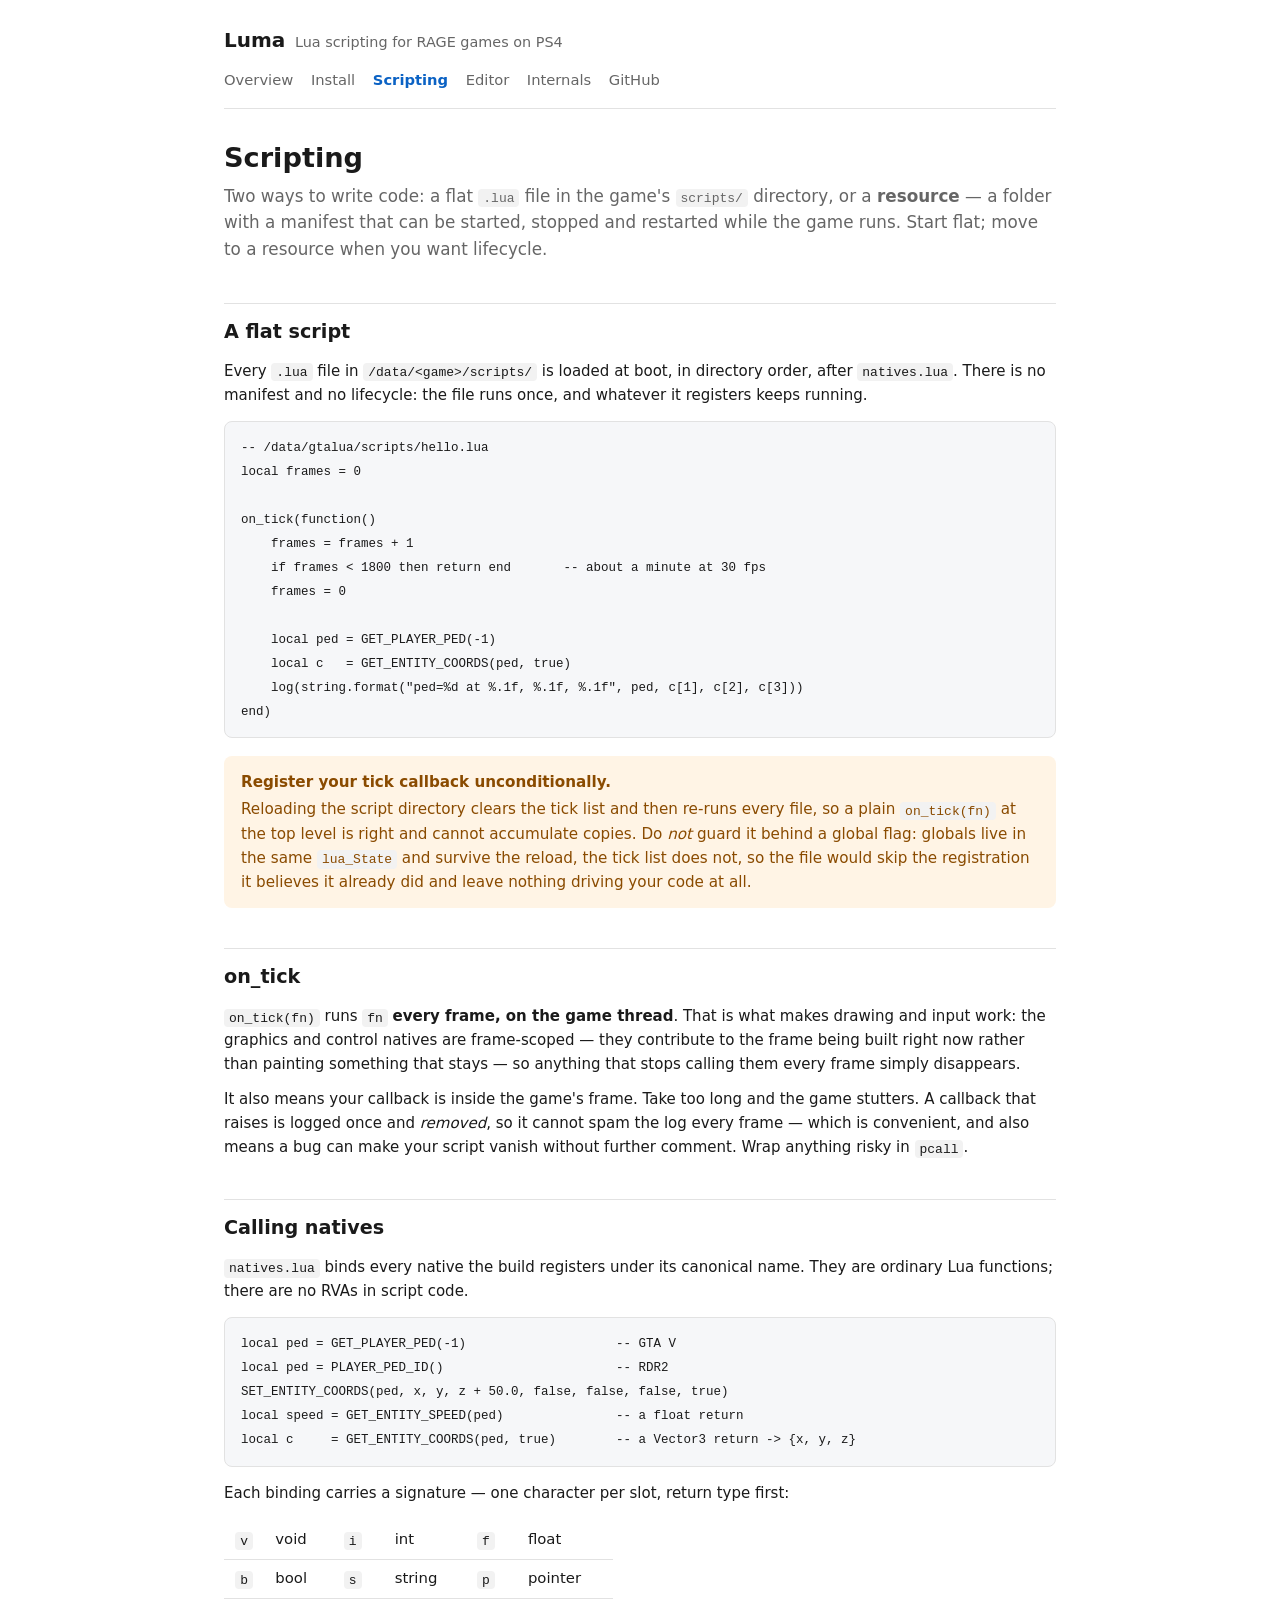
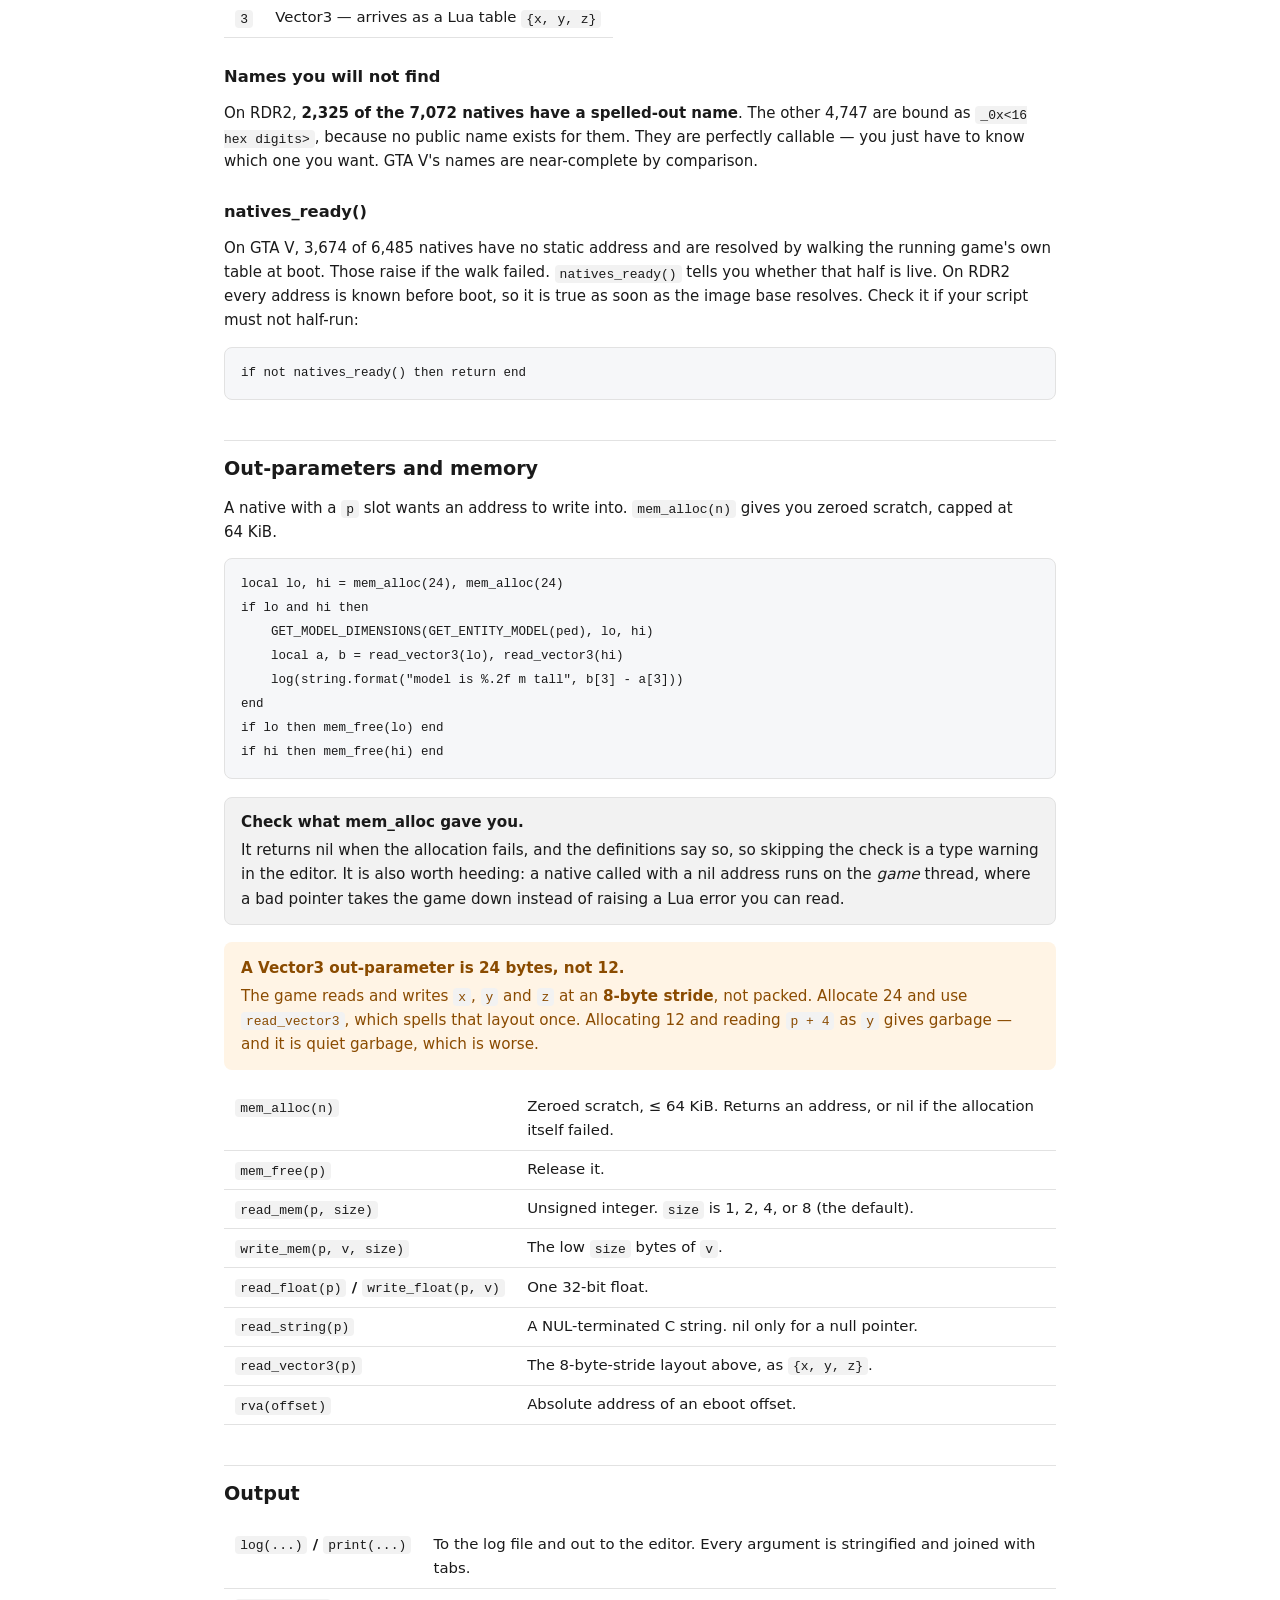
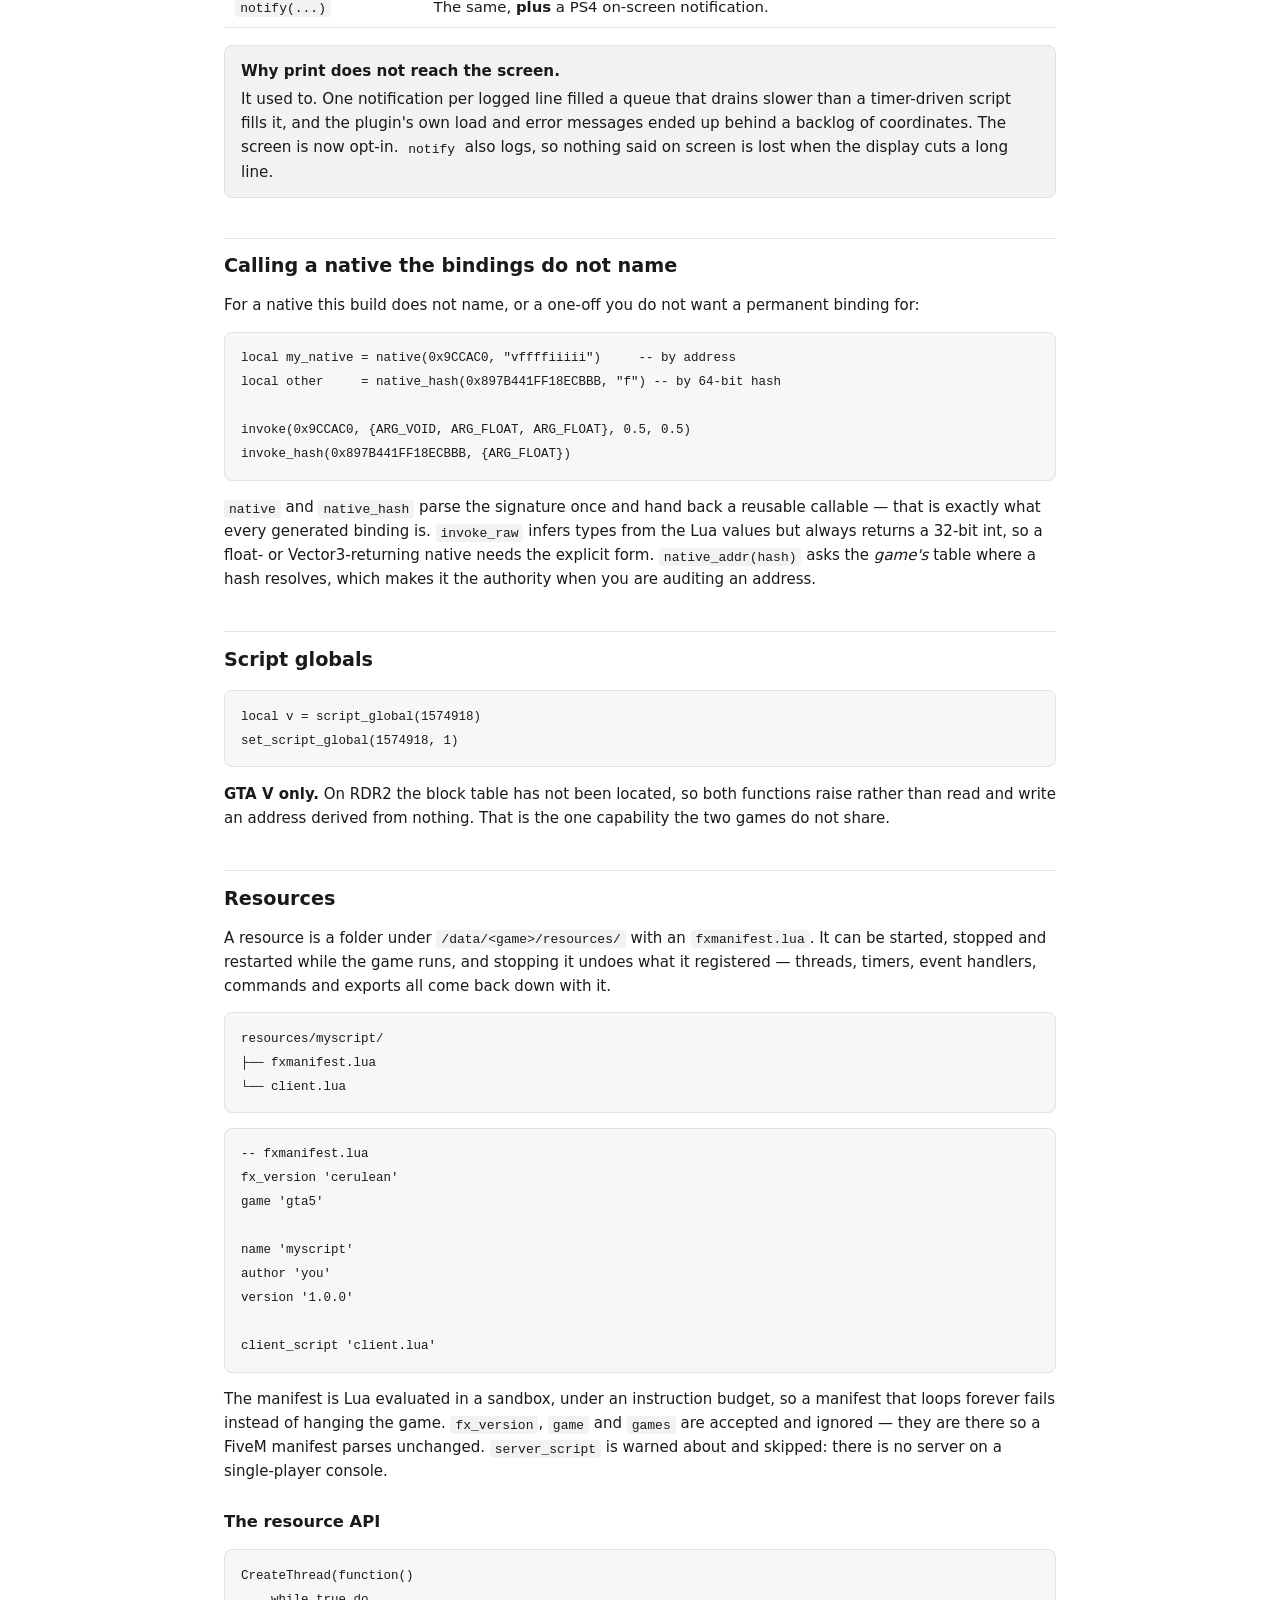
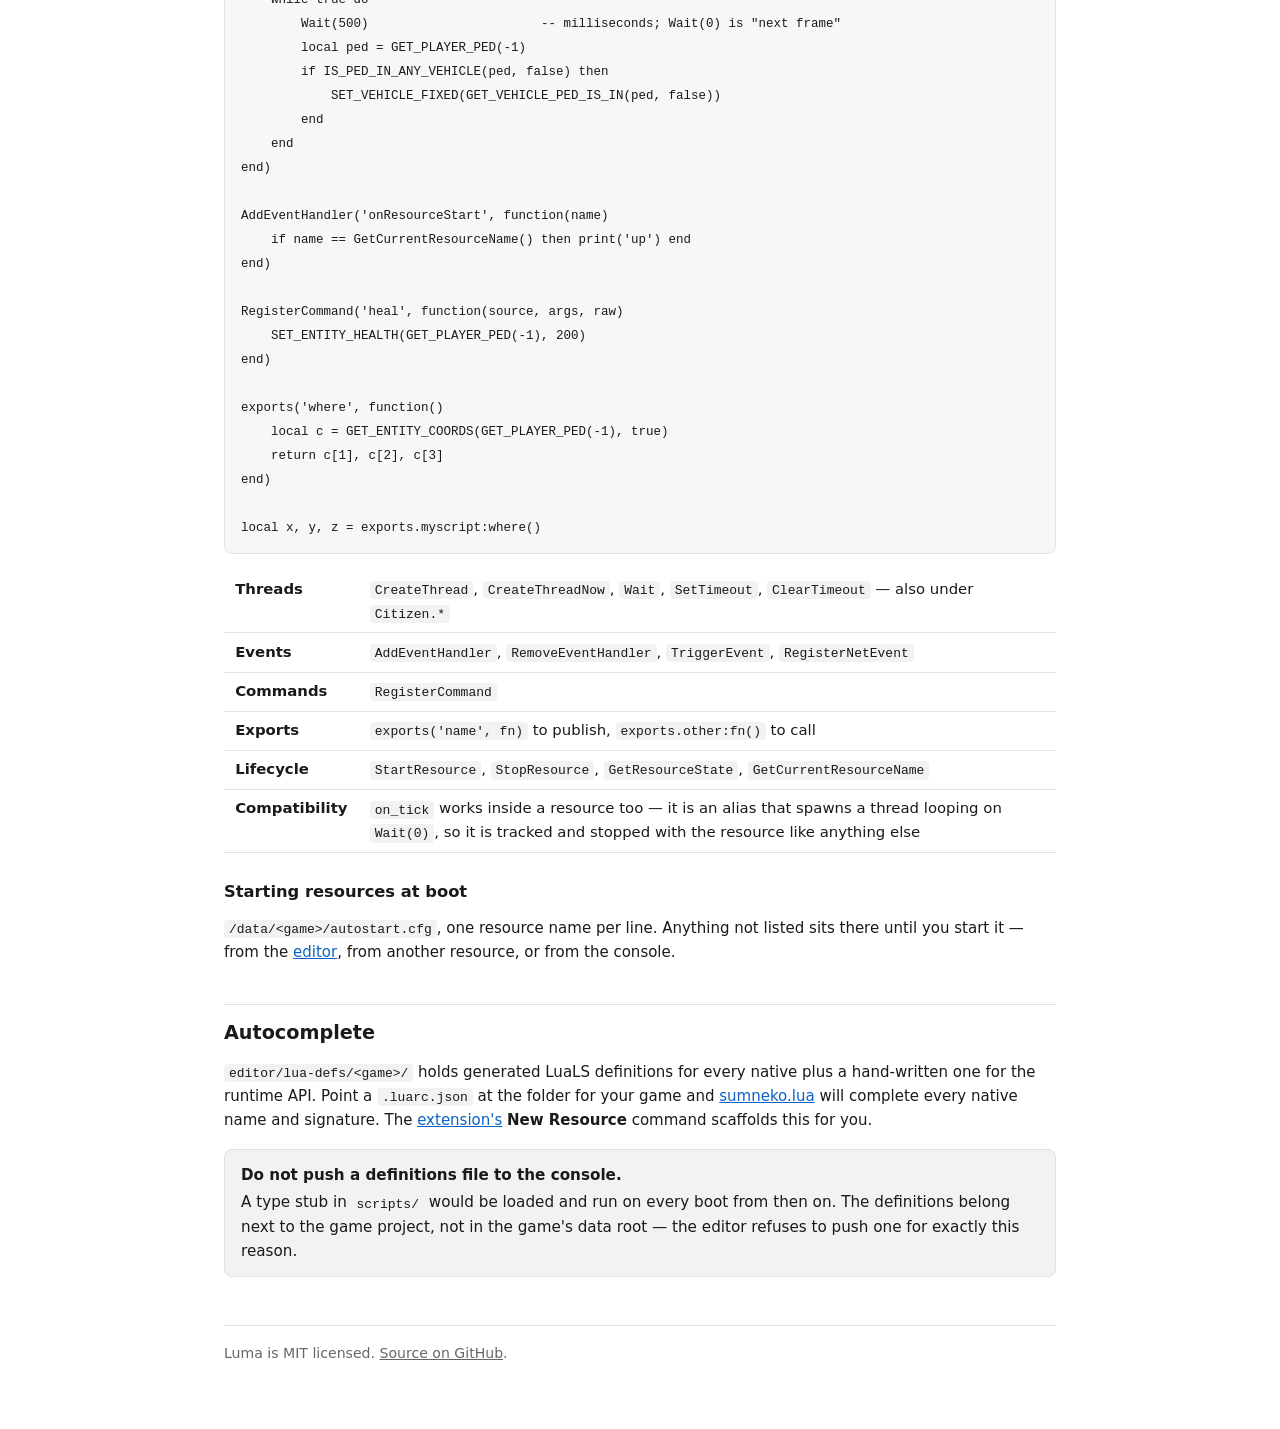
<file: docs/scripting.html>
<!doctype html>
<html lang="en">
<meta charset="utf-8">
<title>Scripting — Luma</title>
<meta name="viewport" content="width=device-width, initial-scale=1">
<meta name="description" content="Writing Lua for Luma: on_tick, calling natives, out-parameters and Vector3, memory, and the resource model.">
<link rel="stylesheet" href="style.css">

<header class="site">
  <div class="brand">
    <a class="name" href="index.html">Luma</a>
    <span class="tag">Lua scripting for RAGE games on PS4</span>
  </div>
  <nav class="site">
    <a href="index.html">Overview</a>
    <a href="install.html">Install</a>
    <a href="scripting.html" aria-current="page">Scripting</a>
    <a href="editor.html">Editor</a>
    <a href="internals.html">Internals</a>
    <a href="https://github.com/xeghosted/luma">GitHub</a>
  </nav>
</header>

<div class="wrap">

<h1>Scripting</h1>
<p class="lede">
  Two ways to write code: a flat <code>.lua</code> file in the game's
  <code>scripts/</code> directory, or a <b>resource</b> — a folder with a manifest
  that can be started, stopped and restarted while the game runs. Start flat; move to
  a resource when you want lifecycle.
</p>

<h2>A flat script</h2>
<p>
  Every <code>.lua</code> file in <code>/data/&lt;game&gt;/scripts/</code> is loaded at
  boot, in directory order, after <code>natives.lua</code>. There is no manifest and no
  lifecycle: the file runs once, and whatever it registers keeps running.
</p>

<pre><code>-- /data/gtalua/scripts/hello.lua
local frames = 0

on_tick(function()
    frames = frames + 1
    if frames &lt; 1800 then return end       -- about a minute at 30 fps
    frames = 0

    local ped = GET_PLAYER_PED(-1)
    local c   = GET_ENTITY_COORDS(ped, true)
    log(string.format("ped=%d at %.1f, %.1f, %.1f", ped, c[1], c[2], c[3]))
end)</code></pre>

<div class="warn">
  <strong>Register your tick callback unconditionally.</strong>
  Reloading the script directory clears the tick list and then re-runs every file, so
  a plain <code>on_tick(fn)</code> at the top level is right and cannot accumulate
  copies. Do <em>not</em> guard it behind a global flag: globals live in the same
  <code>lua_State</code> and survive the reload, the tick list does not, so the file
  would skip the registration it believes it already did and leave nothing driving
  your code at all.
</div>

<h2>on_tick</h2>
<p>
  <code>on_tick(fn)</code> runs <code>fn</code> <b>every frame, on the game thread</b>.
  That is what makes drawing and input work: the graphics and control natives are
  frame-scoped — they contribute to the frame being built right now rather than
  painting something that stays — so anything that stops calling them every frame
  simply disappears.
</p>
<p>
  It also means your callback is inside the game's frame. Take too long and the game
  stutters. A callback that raises is logged once and <em>removed</em>, so it cannot
  spam the log every frame — which is convenient, and also means a bug can make your
  script vanish without further comment. Wrap anything risky in <code>pcall</code>.
</p>

<h2 id="natives">Calling natives</h2>
<p>
  <code>natives.lua</code> binds every native the build registers under its canonical
  name. They are ordinary Lua functions; there are no RVAs in script code.
</p>

<pre><code>local ped = GET_PLAYER_PED(-1)                    -- GTA V
local ped = PLAYER_PED_ID()                       -- RDR2
SET_ENTITY_COORDS(ped, x, y, z + 50.0, false, false, false, true)
local speed = GET_ENTITY_SPEED(ped)               -- a float return
local c     = GET_ENTITY_COORDS(ped, true)        -- a Vector3 return -&gt; {x, y, z}</code></pre>

<p>Each binding carries a signature — one character per slot, return type first:</p>
<table>
  <tr><th><code>v</code></th><td>void</td><th><code>i</code></th><td>int</td><th><code>f</code></th><td>float</td></tr>
  <tr><th><code>b</code></th><td>bool</td><th><code>s</code></th><td>string</td><th><code>p</code></th><td>pointer</td></tr>
  <tr><th><code>3</code></th><td colspan="5">Vector3 — arrives as a Lua table <code>{x, y, z}</code></td></tr>
</table>

<h3>Names you will not find</h3>
<p>
  On RDR2, <b>2,325 of the 7,072 natives have a spelled-out name</b>. The other 4,747
  are bound as <code>_0x&lt;16 hex digits&gt;</code>, because no public name exists for
  them. They are perfectly callable — you just have to know which one you want. GTA V's
  names are near-complete by comparison.
</p>

<h3>natives_ready()</h3>
<p>
  On GTA V, 3,674 of 6,485 natives have no static address and are resolved by walking
  the running game's own table at boot. Those raise if the walk failed.
  <code>natives_ready()</code> tells you whether that half is live. On RDR2 every
  address is known before boot, so it is true as soon as the image base resolves.
  Check it if your script must not half-run:
</p>
<pre><code>if not natives_ready() then return end</code></pre>

<h2>Out-parameters and memory</h2>
<p>
  A native with a <code>p</code> slot wants an address to write into.
  <code>mem_alloc(n)</code> gives you zeroed scratch, capped at 64&nbsp;KiB.
</p>

<pre><code>local lo, hi = mem_alloc(24), mem_alloc(24)
if lo and hi then
    GET_MODEL_DIMENSIONS(GET_ENTITY_MODEL(ped), lo, hi)
    local a, b = read_vector3(lo), read_vector3(hi)
    log(string.format("model is %.2f m tall", b[3] - a[3]))
end
if lo then mem_free(lo) end
if hi then mem_free(hi) end</code></pre>

<div class="note">
  <strong>Check what mem_alloc gave you.</strong>
  It returns nil when the allocation fails, and the definitions say so, so
  skipping the check is a type warning in the editor. It is also worth heeding:
  a native called with a nil address runs on the <em>game</em> thread, where a
  bad pointer takes the game down instead of raising a Lua error you can read.
</div>

<div class="warn">
  <strong>A Vector3 out-parameter is 24 bytes, not 12.</strong>
  The game reads and writes <code>x</code>, <code>y</code> and <code>z</code> at an
  <b>8-byte stride</b>, not packed. Allocate 24 and use <code>read_vector3</code>,
  which spells that layout once. Allocating 12 and reading <code>p + 4</code> as
  <code>y</code> gives garbage — and it is quiet garbage, which is worse.
</div>

<table>
  <tr><th><code>mem_alloc(n)</code></th><td>Zeroed scratch, ≤ 64 KiB. Returns an address, or nil if the allocation itself failed.</td></tr>
  <tr><th><code>mem_free(p)</code></th><td>Release it.</td></tr>
  <tr><th><code>read_mem(p, size)</code></th><td>Unsigned integer. <code>size</code> is 1, 2, 4, or 8 (the default).</td></tr>
  <tr><th><code>write_mem(p, v, size)</code></th><td>The low <code>size</code> bytes of <code>v</code>.</td></tr>
  <tr><th><code>read_float(p)</code> / <code>write_float(p, v)</code></th><td>One 32-bit float.</td></tr>
  <tr><th><code>read_string(p)</code></th><td>A NUL-terminated C string. nil only for a null pointer.</td></tr>
  <tr><th><code>read_vector3(p)</code></th><td>The 8-byte-stride layout above, as <code>{x, y, z}</code>.</td></tr>
  <tr><th><code>rva(offset)</code></th><td>Absolute address of an eboot offset.</td></tr>
</table>

<h2>Output</h2>
<table>
  <tr><th><code>log(...)</code> / <code>print(...)</code></th><td>To the log file and out to the editor. Every argument is stringified and joined with tabs.</td></tr>
  <tr><th><code>notify(...)</code></th><td>The same, <b>plus</b> a PS4 on-screen notification.</td></tr>
</table>
<div class="note">
  <strong>Why print does not reach the screen.</strong>
  It used to. One notification per logged line filled a queue that drains slower than
  a timer-driven script fills it, and the plugin's own load and error messages ended
  up behind a backlog of coordinates. The screen is now opt-in.
  <code>notify</code> also logs, so nothing said on screen is lost when the display
  cuts a long line.
</div>

<h2>Calling a native the bindings do not name</h2>
<p>
  For a native this build does not name, or a one-off you do not want a permanent
  binding for:
</p>
<pre><code>local my_native = native(0x9CCAC0, "vffffiiiii")     -- by address
local other     = native_hash(0x897B441FF18ECBBB, "f") -- by 64-bit hash

invoke(0x9CCAC0, {ARG_VOID, ARG_FLOAT, ARG_FLOAT}, 0.5, 0.5)
invoke_hash(0x897B441FF18ECBBB, {ARG_FLOAT})</code></pre>
<p>
  <code>native</code> and <code>native_hash</code> parse the signature once and hand
  back a reusable callable — that is exactly what every generated binding is.
  <code>invoke_raw</code> infers types from the Lua values but always returns a 32-bit
  int, so a float- or Vector3-returning native needs the explicit form.
  <code>native_addr(hash)</code> asks the <em>game's</em> table where a hash resolves,
  which makes it the authority when you are auditing an address.
</p>

<h2>Script globals</h2>
<pre><code>local v = script_global(1574918)
set_script_global(1574918, 1)</code></pre>
<p>
  <b>GTA V only.</b> On RDR2 the block table has not been located, so both functions
  raise rather than read and write an address derived from nothing. That is the one
  capability the two games do not share.
</p>

<h2 id="resources">Resources</h2>
<p>
  A resource is a folder under <code>/data/&lt;game&gt;/resources/</code> with an
  <code>fxmanifest.lua</code>. It can be started, stopped and restarted while the game
  runs, and stopping it undoes what it registered — threads, timers, event handlers,
  commands and exports all come back down with it.
</p>

<pre><code>resources/myscript/
├── fxmanifest.lua
└── client.lua</code></pre>

<pre><code>-- fxmanifest.lua
fx_version 'cerulean'
game 'gta5'

name 'myscript'
author 'you'
version '1.0.0'

client_script 'client.lua'</code></pre>

<p>
  The manifest is Lua evaluated in a sandbox, under an instruction budget, so a
  manifest that loops forever fails instead of hanging the game.
  <code>fx_version</code>, <code>game</code> and <code>games</code> are accepted and
  ignored — they are there so a FiveM manifest parses unchanged.
  <code>server_script</code> is warned about and skipped: there is no server on a
  single-player console.
</p>

<h3>The resource API</h3>
<pre><code>CreateThread(function()
    while true do
        Wait(500)                       -- milliseconds; Wait(0) is "next frame"
        local ped = GET_PLAYER_PED(-1)
        if IS_PED_IN_ANY_VEHICLE(ped, false) then
            SET_VEHICLE_FIXED(GET_VEHICLE_PED_IS_IN(ped, false))
        end
    end
end)

AddEventHandler('onResourceStart', function(name)
    if name == GetCurrentResourceName() then print('up') end
end)

RegisterCommand('heal', function(source, args, raw)
    SET_ENTITY_HEALTH(GET_PLAYER_PED(-1), 200)
end)

exports('where', function()
    local c = GET_ENTITY_COORDS(GET_PLAYER_PED(-1), true)
    return c[1], c[2], c[3]
end)

local x, y, z = exports.myscript:where()</code></pre>

<table>
  <tr><th>Threads</th><td><code>CreateThread</code>, <code>CreateThreadNow</code>, <code>Wait</code>, <code>SetTimeout</code>, <code>ClearTimeout</code> — also under <code>Citizen.*</code></td></tr>
  <tr><th>Events</th><td><code>AddEventHandler</code>, <code>RemoveEventHandler</code>, <code>TriggerEvent</code>, <code>RegisterNetEvent</code></td></tr>
  <tr><th>Commands</th><td><code>RegisterCommand</code></td></tr>
  <tr><th>Exports</th><td><code>exports('name', fn)</code> to publish, <code>exports.other:fn()</code> to call</td></tr>
  <tr><th>Lifecycle</th><td><code>StartResource</code>, <code>StopResource</code>, <code>GetResourceState</code>, <code>GetCurrentResourceName</code></td></tr>
  <tr><th>Compatibility</th><td><code>on_tick</code> works inside a resource too — it is an alias that spawns a thread looping on <code>Wait(0)</code>, so it is tracked and stopped with the resource like anything else</td></tr>
</table>

<h3>Starting resources at boot</h3>
<p>
  <code>/data/&lt;game&gt;/autostart.cfg</code>, one resource name per line. Anything not
  listed sits there until you start it — from the
  <a href="editor.html">editor</a>, from another resource, or from the console.
</p>

<h2>Autocomplete</h2>
<p>
  <code>editor/lua-defs/&lt;game&gt;/</code> holds generated LuaLS definitions for every
  native plus a hand-written one for the runtime API. Point a
  <code>.luarc.json</code> at the folder for your game and
  <a href="https://marketplace.visualstudio.com/items?itemName=sumneko.lua">sumneko.lua</a>
  will complete every native name and signature. The
  <a href="editor.html">extension's</a> <b>New Resource</b> command scaffolds this for
  you.
</p>
<div class="note">
  <strong>Do not push a definitions file to the console.</strong>
  A type stub in <code>scripts/</code> would be loaded and run on every boot from then
  on. The definitions belong next to the game project, not in the game's data root —
  the editor refuses to push one for exactly this reason.
</div>

</div>

<footer class="site">
  <div class="wrap">
    Luma is MIT licensed.
    <a href="https://github.com/xeghosted/luma">Source on GitHub</a>.
  </div>
</footer>
</html>
</file>
<file: docs/style.css>
/* Shared by every page under docs/. Deliberately one small stylesheet rather
   than a framework: GitHub Pages serves this folder as-is, with no build step,
   so anything that needs compiling would need a pipeline nobody would run. */

:root {
  color-scheme: light dark;
  --bg: #ffffff; --fg: #1a1a1a; --muted: #666; --line: #e2e2e2;
  --chip: #f2f2f2; --warn-bg: #fff4e5; --warn-fg: #8a4b00;
  --accent: #0b62c4; --code-bg: #f6f7f9;
}
@media (prefers-color-scheme: dark) {
  :root {
    --bg: #16181c; --fg: #e8e8e8; --muted: #9aa0a6; --line: #2c2f36;
    --chip: #232730; --warn-bg: #3a2a12; --warn-fg: #f0b060;
    --accent: #6ba7f5; --code-bg: #1c1f26;
  }
}

* { box-sizing: border-box; }
body {
  margin: 0; padding: 0 1.5rem 4rem; background: var(--bg); color: var(--fg);
  font: 15px/1.6 ui-sans-serif, system-ui, -apple-system, sans-serif;
}
.wrap { max-width: 52rem; margin: 0 auto; }

/* --- masthead and navigation --- */
header.site {
  max-width: 52rem; margin: 0 auto; padding: 1.5rem 0 1rem;
  border-bottom: 1px solid var(--line);
}
header.site .brand { display: flex; align-items: baseline; gap: .6rem; flex-wrap: wrap; }
header.site .brand a.name {
  font-size: 1.25rem; font-weight: 650; color: var(--fg); text-decoration: none;
}
header.site .brand .tag { color: var(--muted); font-size: .9rem; }
nav.site { display: flex; flex-wrap: wrap; gap: .25rem 1.1rem; margin-top: .75rem; }
nav.site a { color: var(--muted); text-decoration: none; font-size: .92rem; }
nav.site a:hover { color: var(--fg); }
nav.site a[aria-current="page"] { color: var(--accent); font-weight: 600; }

/* --- prose --- */
h1 { font-size: 1.7rem; margin: 2rem 0 .5rem; line-height: 1.25; }
h2 {
  font-size: 1.2rem; margin: 2.5rem 0 .6rem; padding-top: .8rem;
  border-top: 1px solid var(--line);
}
h3 { font-size: 1.02rem; margin: 1.6rem 0 .4rem; }
p, ul, ol { margin: .7rem 0; }
li { margin: .3rem 0; }
a { color: var(--accent); }
.lede { font-size: 1.05rem; color: var(--muted); margin-top: .25rem; }

code {
  font: 13px/1.5 ui-monospace, SFMono-Regular, Menlo, Consolas, monospace;
  background: var(--chip); padding: .12em .38em; border-radius: 4px;
}
pre {
  background: var(--code-bg); border: 1px solid var(--line); border-radius: 8px;
  padding: .85rem 1rem; overflow-x: auto; margin: .9rem 0;
}
pre code { background: none; padding: 0; font-size: 12.5px; }

table { border-collapse: collapse; width: 100%; margin: 1rem 0; font-size: .93rem; display: block; overflow-x: auto; }
th, td { text-align: left; padding: .45rem .7rem; border-bottom: 1px solid var(--line); vertical-align: top; }
th { font-weight: 620; white-space: nowrap; }
td code { white-space: nowrap; }

/* --- callouts --- */
.note, .warn {
  border-radius: 8px; padding: .8rem 1rem; margin: 1.1rem 0; font-size: .95rem;
  border: 1px solid var(--line); background: var(--chip);
}
.warn { background: var(--warn-bg); color: var(--warn-fg); border-color: transparent; }
.note strong, .warn strong { display: block; margin-bottom: .2rem; }

footer.site {
  max-width: 52rem; margin: 3rem auto 0; padding-top: 1rem;
  border-top: 1px solid var(--line); color: var(--muted); font-size: .88rem;
}
footer.site a { color: var(--muted); }

/* Cards on the landing page. */
.cards { display: grid; gap: .8rem; grid-template-columns: repeat(auto-fit, minmax(15rem, 1fr)); margin: 1.2rem 0; }
.card {
  border: 1px solid var(--line); border-radius: 10px; padding: .9rem 1rem;
  text-decoration: none; color: inherit; display: block;
}
.card:hover { border-color: var(--accent); }
.card b { display: block; margin-bottom: .2rem; }
.card span { color: var(--muted); font-size: .9rem; }
</file>
